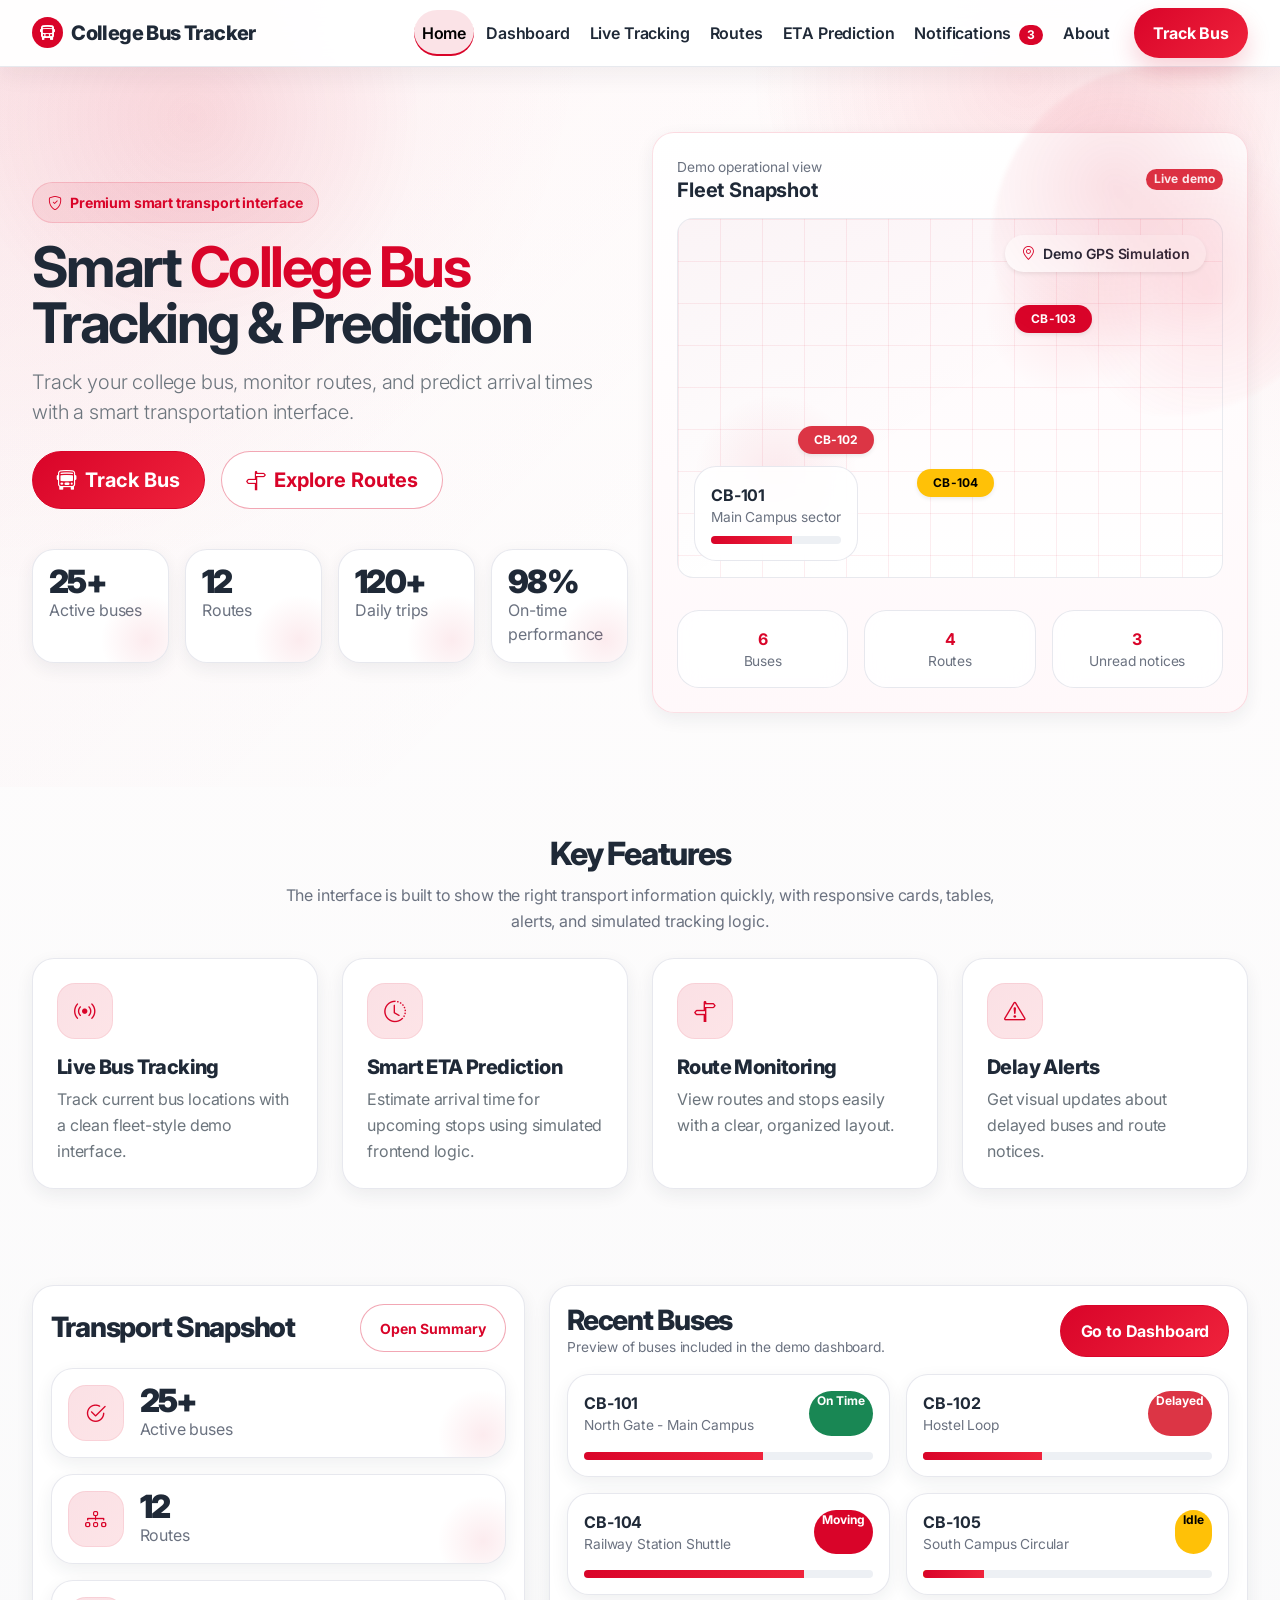
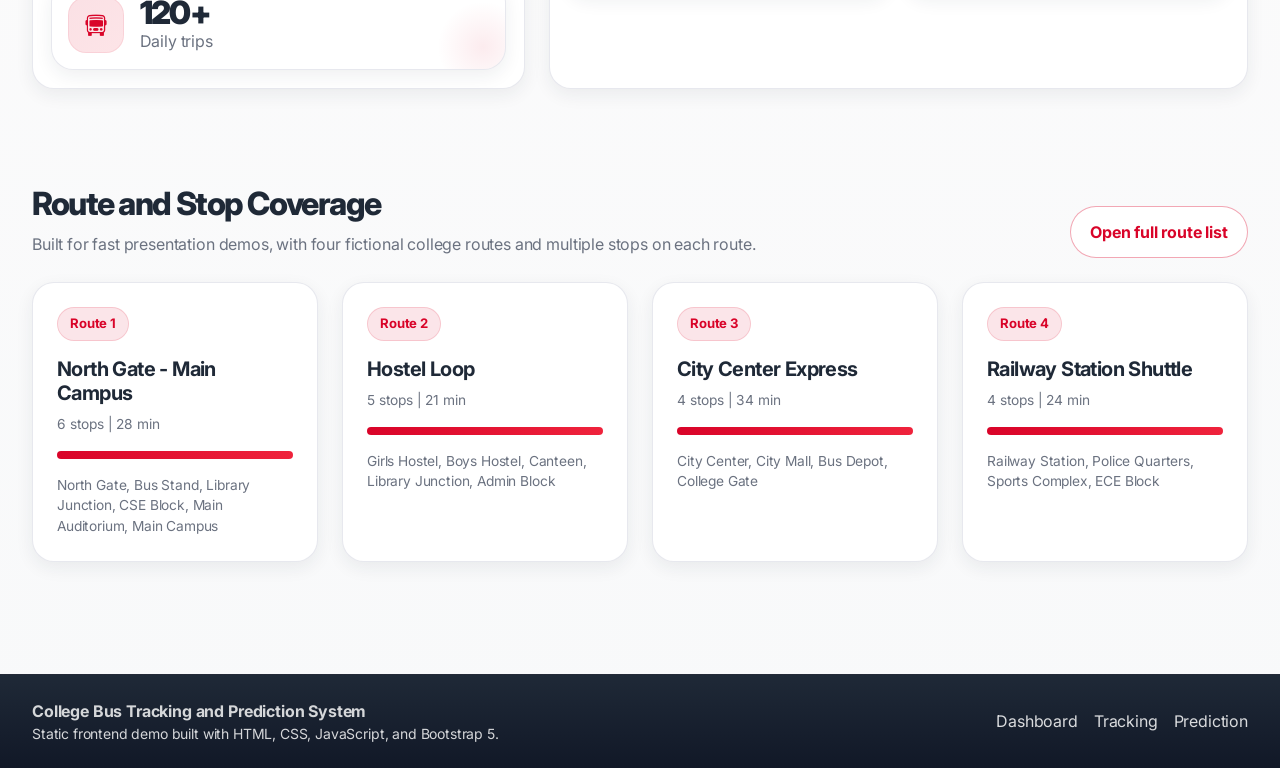
<file: index.html>
<!doctype html>
<html lang="en">
<head>
  <meta charset="utf-8">
  <meta name="viewport" content="width=device-width, initial-scale=1">
  <title>Smart College Bus Tracking & Prediction</title>
  <link href="https://cdn.jsdelivr.net/npm/bootstrap@5.3.3/dist/css/bootstrap.min.css" rel="stylesheet">
  <link rel="stylesheet" href="https://cdn.jsdelivr.net/npm/bootstrap-icons@1.11.3/font/bootstrap-icons.css">
  <link rel="stylesheet" href="css/style.css">
</head>
<body data-page="home">
  <nav class="navbar navbar-expand-lg navbar-light fixed-top">
    <div class="container">
      <a class="navbar-brand d-flex align-items-center gap-2" href="index.html">
        <span class="badge text-bg-primary rounded-pill p-2"><i class="bi bi-bus-front-fill"></i></span>
        College Bus Tracker
      </a>
      <button class="navbar-toggler" type="button" data-bs-toggle="collapse" data-bs-target="#mainNav"><span class="navbar-toggler-icon"></span></button>
      <div class="collapse navbar-collapse" id="mainNav">
        <ul class="navbar-nav ms-auto mb-2 mb-lg-0 gap-lg-1">
          <li class="nav-item"><a class="nav-link" data-nav="home" href="index.html">Home</a></li>
          <li class="nav-item"><a class="nav-link" data-nav="dashboard" href="dashboard.html">Dashboard</a></li>
          <li class="nav-item"><a class="nav-link" data-nav="tracking" href="tracking.html">Live Tracking</a></li>
          <li class="nav-item"><a class="nav-link" data-nav="routes" href="routes.html">Routes</a></li>
          <li class="nav-item"><a class="nav-link" data-nav="prediction" href="prediction.html">ETA Prediction</a></li>
          <li class="nav-item"><a class="nav-link" data-nav="notifications" href="notifications.html">Notifications <span class="badge text-bg-primary rounded-pill ms-1 d-none" data-unread-count></span></a></li>
          <li class="nav-item"><a class="nav-link" data-nav="about" href="about.html">About</a></li>
        </ul>
        <a class="btn nav-track-btn ms-lg-3 mt-3 mt-lg-0" href="tracking.html">Track Bus</a>
      </div>
    </div>
  </nav>

  <main>
    <section class="hero">
      <div class="container position-relative">
        <div class="row align-items-center g-4">
          <div class="col-lg-6 fade-in-up">
            <span class="hero-badge mb-3"><i class="bi bi-shield-check"></i> Premium smart transport interface</span>
            <h1 class="display-4 fw-bold lh-1 mb-3">Smart <span class="text-primary">College Bus</span> Tracking &amp; Prediction</h1>
            <p class="lead text-secondary mb-4">Track your college bus, monitor routes, and predict arrival times with a smart transportation interface.</p>
            <div class="d-flex flex-wrap gap-3">
              <button class="btn btn-primary btn-lg px-4" data-scroll-target="#trackNow"><i class="bi bi-bus-front me-2"></i>Track Bus</button>
              <button class="btn btn-outline-primary btn-lg px-4" data-scroll-target="#routesPreview"><i class="bi bi-signpost-split me-2"></i>Explore Routes</button>
            </div>
            <div class="row g-3 mt-4">
              <div class="col-6 col-xl-3" data-home-stat><div class="stat-card p-3 h-100"><div class="value">0</div><div class="label">Active buses</div></div></div>
              <div class="col-6 col-xl-3" data-home-stat><div class="stat-card p-3 h-100"><div class="value">0</div><div class="label">Routes</div></div></div>
              <div class="col-6 col-xl-3" data-home-stat><div class="stat-card p-3 h-100"><div class="value">0</div><div class="label">Daily trips</div></div></div>
              <div class="col-6 col-xl-3" data-home-stat><div class="stat-card p-3 h-100"><div class="value">0</div><div class="label">On-time performance</div></div></div>
            </div>
          </div>
          <div class="col-lg-6 fade-in-up stagger-2">
            <div class="hero-panel p-4">
              <div class="d-flex justify-content-between align-items-center mb-3">
                <div><div class="small-note">Demo operational view</div><h5 class="mb-0 fw-bold">Fleet Snapshot</h5></div>
                <span class="badge text-bg-danger">Live demo</span>
              </div>
              <div class="mini-map rounded-4 p-3">
                <div class="position-absolute top-0 end-0 m-3 bg-white rounded-pill px-3 py-2 shadow-sm small fw-semibold">
                  <i class="bi bi-geo-alt text-primary me-1"></i> Demo GPS Simulation
                </div>
                <div class="position-absolute bottom-0 start-0 m-3 glass-card p-3" style="max-width: 260px;">
                  <div class="fw-bold">CB-101</div><div class="small-note">Main Campus sector</div><div class="progress mt-2" style="height: 8px;"><div class="progress-bar" style="width: 62%"></div></div>
                </div>
                <div class="position-absolute" style="left: 62%; top: 24%;"><span class="badge text-bg-primary rounded-pill px-3 py-2 shadow-sm">CB-103</span></div>
                <div class="position-absolute" style="left: 22%; top: 58%;"><span class="badge text-bg-danger rounded-pill px-3 py-2 shadow-sm">CB-102</span></div>
                <div class="position-absolute" style="left: 44%; top: 70%;"><span class="badge text-bg-warning rounded-pill px-3 py-2 shadow-sm">CB-104</span></div>
              </div>
              <div class="row g-3 mt-3">
                <div class="col-4"><div class="glass-card p-3 text-center"><div class="fw-bold text-primary" data-hero-bus-count>6</div><div class="small-note">Buses</div></div></div>
                <div class="col-4"><div class="glass-card p-3 text-center"><div class="fw-bold text-primary" data-hero-route-count>4</div><div class="small-note">Routes</div></div></div>
                <div class="col-4"><div class="glass-card p-3 text-center"><div class="fw-bold text-primary" data-hero-unread-count>0</div><div class="small-note">Unread notices</div></div></div>
              </div>
            </div>
          </div>
        </div>
      </div>
    </section>

    <section class="py-5">
      <div class="container">
        <div class="text-center mb-4">
          <h2 class="section-title">Key Features</h2>
          <p class="section-subtitle mx-auto">The interface is built to show the right transport information quickly, with responsive cards, tables, alerts, and simulated tracking logic.</p>
        </div>
        <div class="row g-4">
          <div class="col-md-6 col-lg-3"><div class="feature-card p-4 h-100 fade-in-up"><div class="feature-icon mb-3"><i class="bi bi-broadcast"></i></div><h5>Live Bus Tracking</h5><p class="mb-0 text-secondary">Track current bus locations with a clean fleet-style demo interface.</p></div></div>
          <div class="col-md-6 col-lg-3"><div class="feature-card p-4 h-100 fade-in-up stagger-1"><div class="feature-icon mb-3"><i class="bi bi-clock-history"></i></div><h5>Smart ETA Prediction</h5><p class="mb-0 text-secondary">Estimate arrival time for upcoming stops using simulated frontend logic.</p></div></div>
          <div class="col-md-6 col-lg-3"><div class="feature-card p-4 h-100 fade-in-up stagger-2"><div class="feature-icon mb-3"><i class="bi bi-signpost-split"></i></div><h5>Route Monitoring</h5><p class="mb-0 text-secondary">View routes and stops easily with a clear, organized layout.</p></div></div>
          <div class="col-md-6 col-lg-3"><div class="feature-card p-4 h-100 fade-in-up stagger-3"><div class="feature-icon mb-3"><i class="bi bi-exclamation-triangle"></i></div><h5>Delay Alerts</h5><p class="mb-0 text-secondary">Get visual updates about delayed buses and route notices.</p></div></div>
        </div>
      </div>
    </section>

    <section id="trackNow" class="py-5">
      <div class="container">
        <div class="row g-4 align-items-stretch">
          <div class="col-lg-5">
            <div class="panel-card h-100">
              <div class="d-flex justify-content-between align-items-center mb-3">
                <h3 class="section-title mb-0">Transport Snapshot</h3>
                <button class="btn btn-sm btn-outline-primary" data-toast="Opening dashboard summary.">Open Summary</button>
              </div>
              <div class="dashboard-grid">
                <div class="stat-card p-3 d-flex gap-3 align-items-center"><div class="stat-icon"><i class="bi bi-check2-circle"></i></div><div><div class="value">25+</div><div class="label">Active buses</div></div></div>
                <div class="stat-card p-3 d-flex gap-3 align-items-center"><div class="stat-icon"><i class="bi bi-diagram-3"></i></div><div><div class="value">12</div><div class="label">Routes</div></div></div>
                <div class="stat-card p-3 d-flex gap-3 align-items-center"><div class="stat-icon"><i class="bi bi-bus-front"></i></div><div><div class="value">120+</div><div class="label">Daily trips</div></div></div>
              </div>
            </div>
          </div>
          <div class="col-lg-7">
            <div class="panel-card h-100">
              <div class="d-flex justify-content-between align-items-center mb-3">
                <div><h3 class="section-title mb-0">Recent Buses</h3><p class="small-note mb-0">Preview of buses included in the demo dashboard.</p></div>
                <a class="btn btn-primary" href="dashboard.html">Go to Dashboard</a>
              </div>
              <div class="row g-3">
                <div class="col-md-6"><div class="bus-card p-3"><div class="d-flex justify-content-between"><div><div class="fw-bold">CB-101</div><div class="small-note">North Gate - Main Campus</div></div><span class="badge text-bg-success">On Time</span></div><div class="progress mt-3" style="height: 8px;"><div class="progress-bar" style="width: 62%"></div></div></div></div>
                <div class="col-md-6"><div class="bus-card p-3"><div class="d-flex justify-content-between"><div><div class="fw-bold">CB-102</div><div class="small-note">Hostel Loop</div></div><span class="badge text-bg-danger">Delayed</span></div><div class="progress mt-3" style="height: 8px;"><div class="progress-bar bg-danger" style="width: 41%"></div></div></div></div>
                <div class="col-md-6"><div class="bus-card p-3"><div class="d-flex justify-content-between"><div><div class="fw-bold">CB-104</div><div class="small-note">Railway Station Shuttle</div></div><span class="badge text-bg-primary">Moving</span></div><div class="progress mt-3" style="height: 8px;"><div class="progress-bar" style="width: 76%"></div></div></div></div>
                <div class="col-md-6"><div class="bus-card p-3"><div class="d-flex justify-content-between"><div><div class="fw-bold">CB-105</div><div class="small-note">South Campus Circular</div></div><span class="badge text-bg-warning">Idle</span></div><div class="progress mt-3" style="height: 8px;"><div class="progress-bar bg-warning" style="width: 21%"></div></div></div></div>
              </div>
            </div>
          </div>
        </div>
      </div>
    </section>

    <section id="routesPreview" class="py-5">
      <div class="container">
        <div class="row align-items-end mb-4">
          <div class="col-lg-8">
          <h2 class="section-title">Route and Stop Coverage</h2>
            <p class="section-subtitle mb-0">Built for fast presentation demos, with four fictional college routes and multiple stops on each route.</p>
          </div>
          <div class="col-lg-4 text-lg-end mt-3 mt-lg-0">
            <a class="btn btn-outline-primary" href="routes.html">Open full route list</a>
          </div>
        </div>
        <div class="row g-4">
          <div class="col-md-6 col-lg-3"><div class="route-card p-4 h-100"><div class="badge-soft status-moving mb-3">Route 1</div><h5 class="fw-bold">North Gate - Main Campus</h5><p class="small-note">6 stops | 28 min</p><div class="route-line mb-3"></div><div class="small-note">North Gate, Bus Stand, Library Junction, CSE Block, Main Auditorium, Main Campus</div></div></div>
          <div class="col-md-6 col-lg-3"><div class="route-card p-4 h-100"><div class="badge-soft status-moving mb-3">Route 2</div><h5 class="fw-bold">Hostel Loop</h5><p class="small-note">5 stops | 21 min</p><div class="route-line mb-3"></div><div class="small-note">Girls Hostel, Boys Hostel, Canteen, Library Junction, Admin Block</div></div></div>
          <div class="col-md-6 col-lg-3"><div class="route-card p-4 h-100"><div class="badge-soft status-moving mb-3">Route 3</div><h5 class="fw-bold">City Center Express</h5><p class="small-note">4 stops | 34 min</p><div class="route-line mb-3"></div><div class="small-note">City Center, City Mall, Bus Depot, College Gate</div></div></div>
          <div class="col-md-6 col-lg-3"><div class="route-card p-4 h-100"><div class="badge-soft status-moving mb-3">Route 4</div><h5 class="fw-bold">Railway Station Shuttle</h5><p class="small-note">4 stops | 24 min</p><div class="route-line mb-3"></div><div class="small-note">Railway Station, Police Quarters, Sports Complex, ECE Block</div></div></div>
        </div>
      </div>
    </section>
  </main>

  <footer class="footer py-4">
    <div class="container">
      <div class="row g-3 align-items-center">
        <div class="col-md-6"><div class="fw-bold">College Bus Tracking and Prediction System</div><div class="small">Static frontend demo built with HTML, CSS, JavaScript, and Bootstrap 5.</div></div>
        <div class="col-md-6 text-md-end"><a href="dashboard.html" class="me-3">Dashboard</a><a href="tracking.html" class="me-3">Tracking</a><a href="prediction.html">Prediction</a></div>
      </div>
    </div>
  </footer>

  <div class="toast-container position-fixed bottom-0 end-0 p-3"></div>
  <script src="https://cdn.jsdelivr.net/npm/bootstrap@5.3.3/dist/js/bootstrap.bundle.min.js"></script>
  <script src="js/app.js"></script>
</body>
</html>
</file>
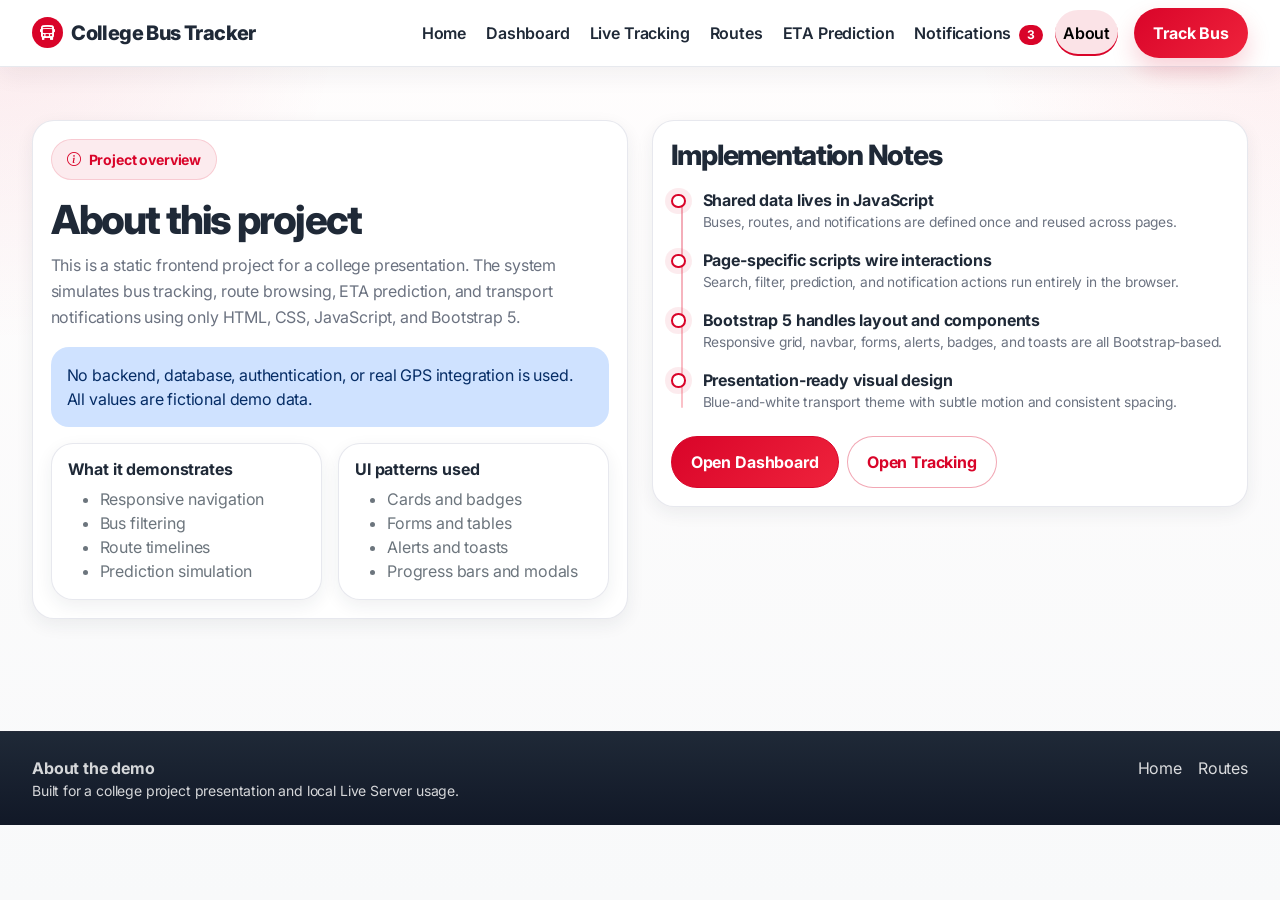
<file: about.html>
<!doctype html>
<html lang="en">
<head>
  <meta charset="utf-8">
  <meta name="viewport" content="width=device-width, initial-scale=1">
  <title>About | College Bus Tracker</title>
  <link href="https://cdn.jsdelivr.net/npm/bootstrap@5.3.3/dist/css/bootstrap.min.css" rel="stylesheet">
  <link rel="stylesheet" href="https://cdn.jsdelivr.net/npm/bootstrap-icons@1.11.3/font/bootstrap-icons.css">
  <link rel="stylesheet" href="css/style.css">
</head>
<body data-page="about">
  <nav class="navbar navbar-expand-lg navbar-light fixed-top">
    <div class="container">
      <a class="navbar-brand d-flex align-items-center gap-2" href="index.html"><span class="badge text-bg-primary rounded-pill p-2"><i class="bi bi-bus-front-fill"></i></span> College Bus Tracker</a>
      <button class="navbar-toggler" type="button" data-bs-toggle="collapse" data-bs-target="#mainNav"><span class="navbar-toggler-icon"></span></button>
      <div class="collapse navbar-collapse" id="mainNav">
        <ul class="navbar-nav ms-auto mb-2 mb-lg-0 gap-lg-1">
          <li class="nav-item"><a class="nav-link" data-nav="home" href="index.html">Home</a></li>
          <li class="nav-item"><a class="nav-link" data-nav="dashboard" href="dashboard.html">Dashboard</a></li>
          <li class="nav-item"><a class="nav-link" data-nav="tracking" href="tracking.html">Live Tracking</a></li>
          <li class="nav-item"><a class="nav-link" data-nav="routes" href="routes.html">Routes</a></li>
          <li class="nav-item"><a class="nav-link" data-nav="prediction" href="prediction.html">ETA Prediction</a></li>
          <li class="nav-item"><a class="nav-link" data-nav="notifications" href="notifications.html">Notifications <span class="badge text-bg-primary rounded-pill ms-1 d-none" data-unread-count></span></a></li>
          <li class="nav-item"><a class="nav-link" data-nav="about" href="about.html">About</a></li>
        </ul>
        <a class="btn nav-track-btn ms-lg-3 mt-3 mt-lg-0" href="tracking.html">Track Bus</a>
      </div>
    </div>
  </nav>
  <main class="pt-5">
    <section class="py-5 mt-4">
      <div class="container">
        <div class="row g-4 align-items-start">
          <div class="col-lg-6">
            <div class="panel-card h-100">
              <span class="hero-badge mb-3"><i class="bi bi-info-circle"></i> Project overview</span>
              <h1 class="section-title mb-2">About this project</h1>
              <p class="section-subtitle">This is a static frontend project for a college presentation. The system simulates bus tracking, route browsing, ETA prediction, and transport notifications using only HTML, CSS, JavaScript, and Bootstrap 5.</p>
              <div class="alert alert-primary border-0">No backend, database, authentication, or real GPS integration is used. All values are fictional demo data.</div>
              <div class="row g-3">
                <div class="col-md-6"><div class="feature-card p-3 h-100"><h6 class="fw-bold">What it demonstrates</h6><ul class="mb-0 text-secondary"><li>Responsive navigation</li><li>Bus filtering</li><li>Route timelines</li><li>Prediction simulation</li></ul></div></div>
                <div class="col-md-6"><div class="feature-card p-3 h-100"><h6 class="fw-bold">UI patterns used</h6><ul class="mb-0 text-secondary"><li>Cards and badges</li><li>Forms and tables</li><li>Alerts and toasts</li><li>Progress bars and modals</li></ul></div></div>
              </div>
            </div>
          </div>
          <div class="col-lg-6">
            <div class="panel-card h-100">
              <h3 class="section-title mb-3">Implementation Notes</h3>
              <div class="timeline">
                <div class="timeline-step"><div class="fw-bold">Shared data lives in JavaScript</div><div class="small-note">Buses, routes, and notifications are defined once and reused across pages.</div></div>
                <div class="timeline-step"><div class="fw-bold">Page-specific scripts wire interactions</div><div class="small-note">Search, filter, prediction, and notification actions run entirely in the browser.</div></div>
                <div class="timeline-step"><div class="fw-bold">Bootstrap 5 handles layout and components</div><div class="small-note">Responsive grid, navbar, forms, alerts, badges, and toasts are all Bootstrap-based.</div></div>
                <div class="timeline-step"><div class="fw-bold">Presentation-ready visual design</div><div class="small-note">Blue-and-white transport theme with subtle motion and consistent spacing.</div></div>
              </div>
              <div class="mt-4"><a href="dashboard.html" class="btn btn-primary me-2">Open Dashboard</a><a href="tracking.html" class="btn btn-outline-primary">Open Tracking</a></div>
            </div>
          </div>
        </div>
      </div>
    </section>
  </main>

  <footer class="footer py-4">
    <div class="container d-flex flex-wrap justify-content-between gap-3">
      <div><div class="fw-bold">About the demo</div><div class="small">Built for a college project presentation and local Live Server usage.</div></div>
      <div><a href="index.html" class="me-3">Home</a><a href="routes.html">Routes</a></div>
    </div>
  </footer>

  <div class="toast-container position-fixed bottom-0 end-0 p-3"></div>
  <script src="https://cdn.jsdelivr.net/npm/bootstrap@5.3.3/dist/js/bootstrap.bundle.min.js"></script>
  <script src="js/app.js"></script>
</body>
</html>
</file>
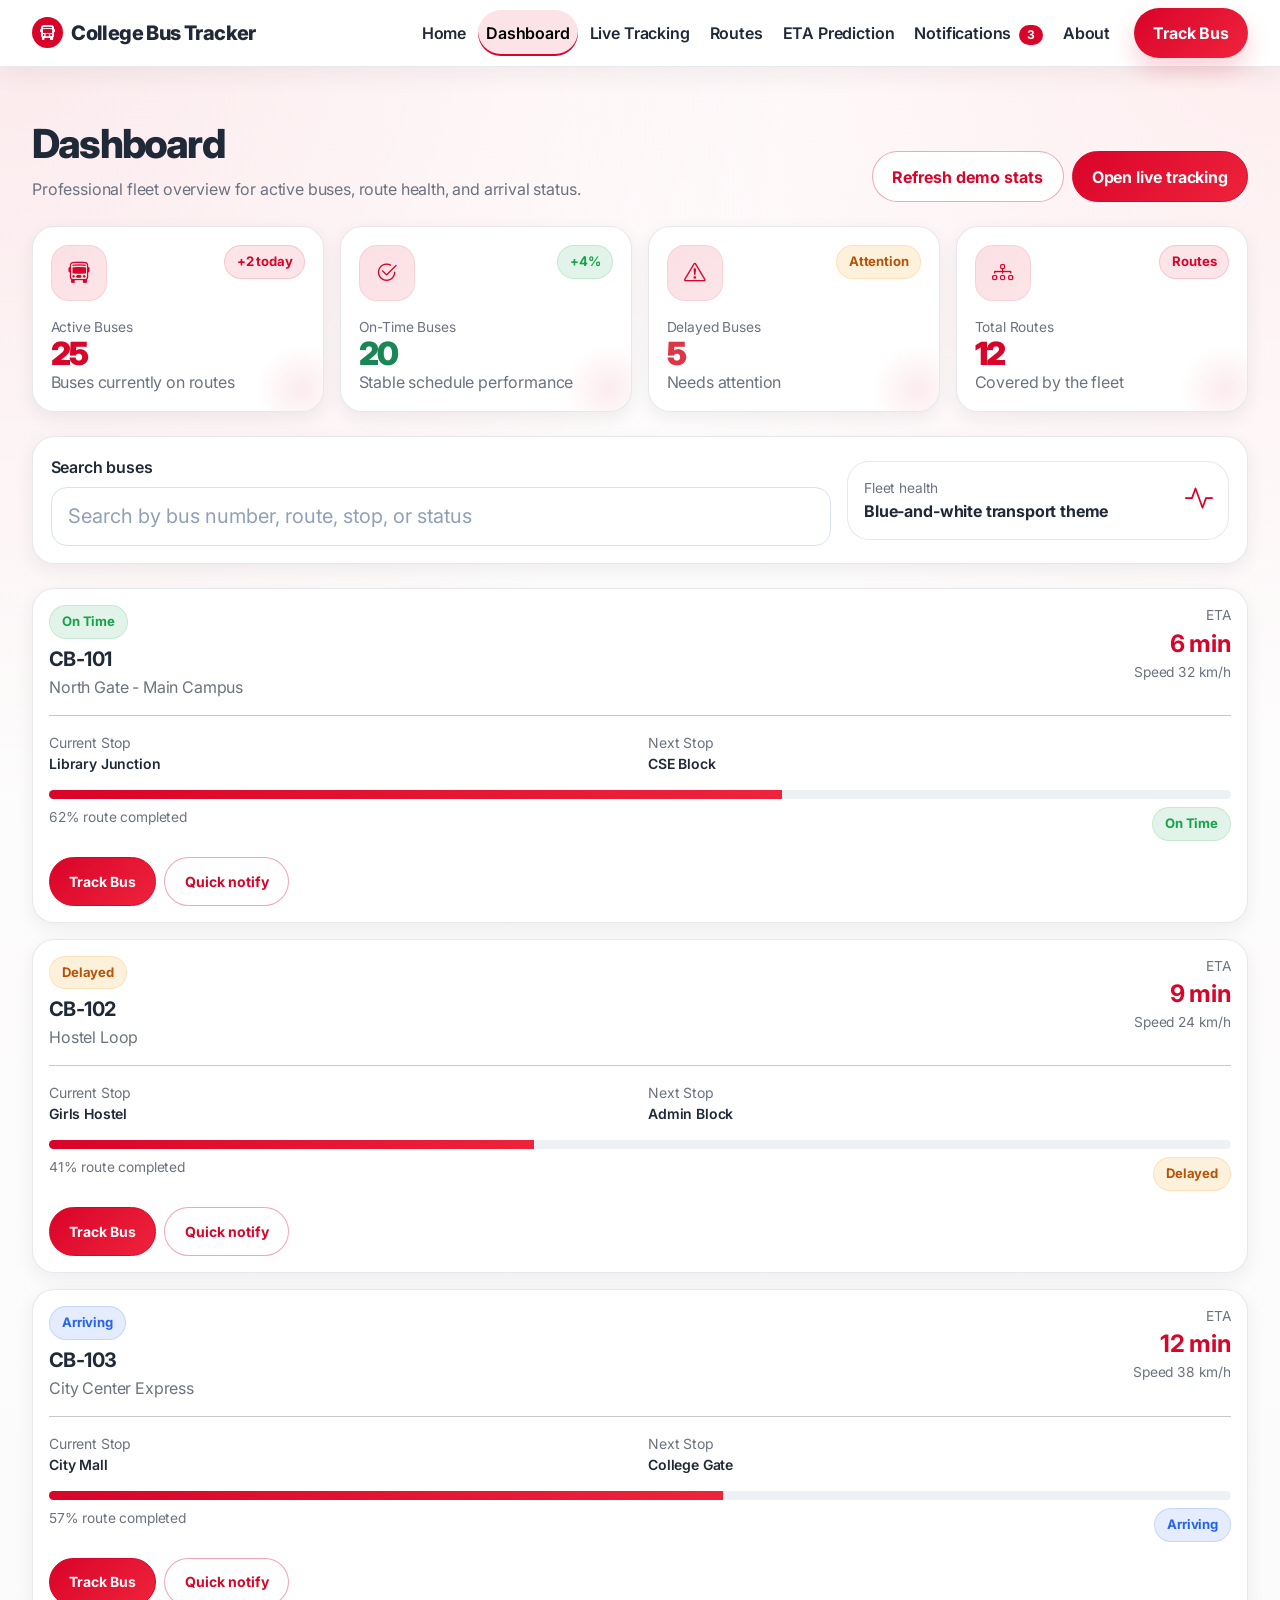
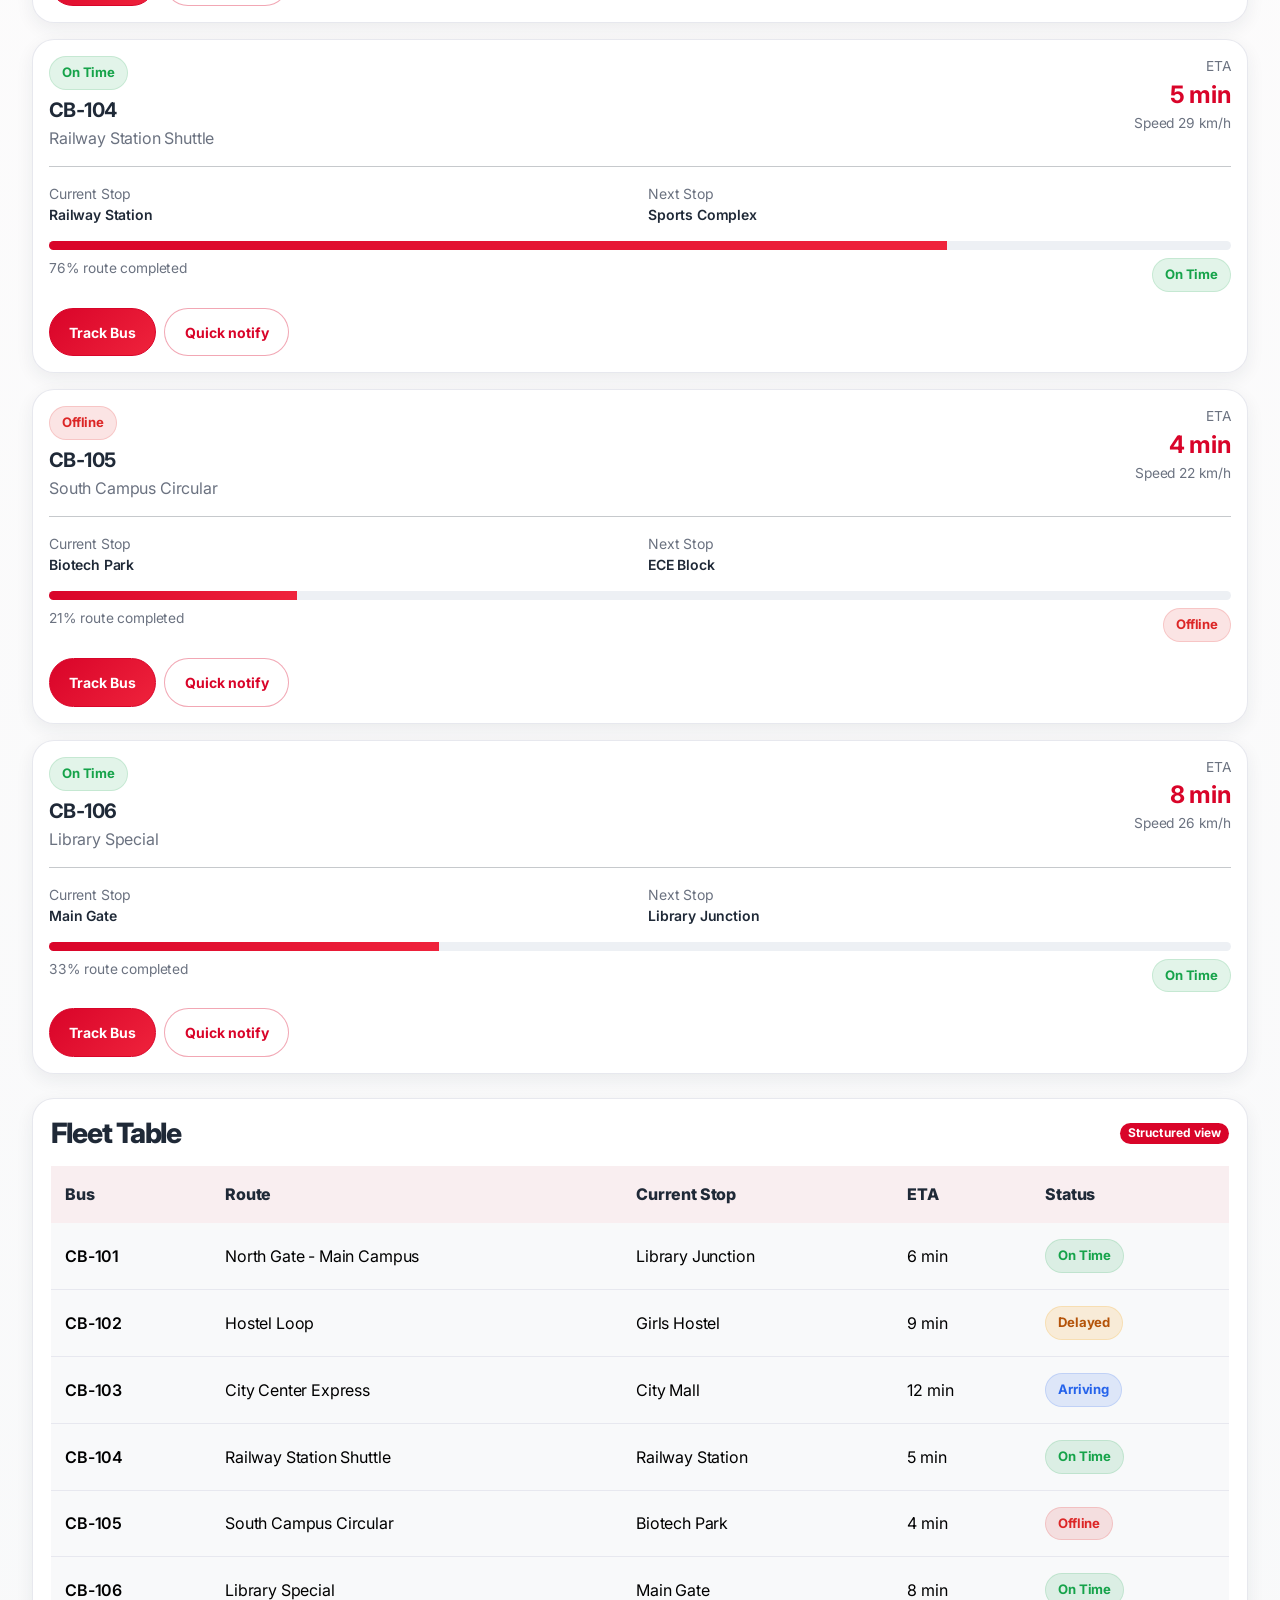
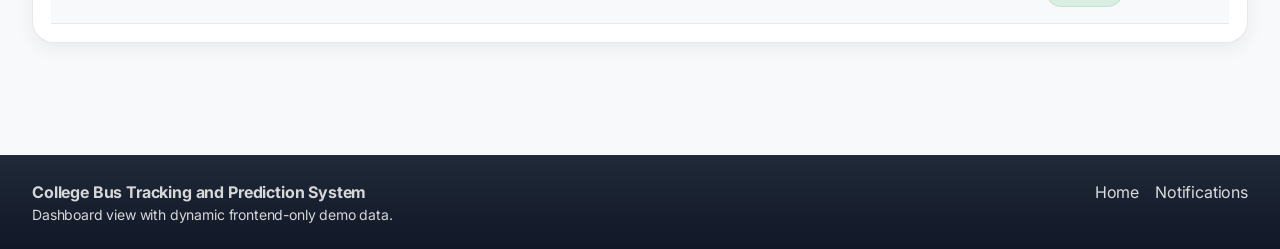
<file: dashboard.html>
<!doctype html>
<html lang="en">
<head>
  <meta charset="utf-8">
  <meta name="viewport" content="width=device-width, initial-scale=1">
  <title>Dashboard | College Bus Tracker</title>
  <link href="https://cdn.jsdelivr.net/npm/bootstrap@5.3.3/dist/css/bootstrap.min.css" rel="stylesheet">
  <link rel="stylesheet" href="https://cdn.jsdelivr.net/npm/bootstrap-icons@1.11.3/font/bootstrap-icons.css">
  <link rel="stylesheet" href="css/style.css">
</head>
<body data-page="dashboard">
  <nav class="navbar navbar-expand-lg navbar-light fixed-top">
    <div class="container">
      <a class="navbar-brand d-flex align-items-center gap-2" href="index.html"><span class="badge text-bg-primary rounded-pill p-2"><i class="bi bi-bus-front-fill"></i></span> College Bus Tracker</a>
      <button class="navbar-toggler" type="button" data-bs-toggle="collapse" data-bs-target="#mainNav"><span class="navbar-toggler-icon"></span></button>
      <div class="collapse navbar-collapse" id="mainNav">
        <ul class="navbar-nav ms-auto mb-2 mb-lg-0 gap-lg-1">
          <li class="nav-item"><a class="nav-link" data-nav="home" href="index.html">Home</a></li>
          <li class="nav-item"><a class="nav-link" data-nav="dashboard" href="dashboard.html">Dashboard</a></li>
          <li class="nav-item"><a class="nav-link" data-nav="tracking" href="tracking.html">Live Tracking</a></li>
          <li class="nav-item"><a class="nav-link" data-nav="routes" href="routes.html">Routes</a></li>
          <li class="nav-item"><a class="nav-link" data-nav="prediction" href="prediction.html">ETA Prediction</a></li>
          <li class="nav-item"><a class="nav-link" data-nav="notifications" href="notifications.html">Notifications <span class="badge text-bg-primary rounded-pill ms-1 d-none" data-unread-count></span></a></li>
          <li class="nav-item"><a class="nav-link" data-nav="about" href="about.html">About</a></li>
        </ul>
        <a class="btn nav-track-btn ms-lg-3 mt-3 mt-lg-0" href="tracking.html">Track Bus</a>
      </div>
    </div>
  </nav>
  <main class="pt-5">
    <section class="py-5 mt-4">
      <div class="container">
        <div class="d-flex flex-wrap justify-content-between align-items-end gap-3 mb-4">
          <div><h1 class="section-title mb-2">Dashboard</h1><p class="section-subtitle mb-0">Professional fleet overview for active buses, route health, and arrival status.</p></div>
          <div class="d-flex gap-2"><button class="btn btn-outline-primary" data-refresh-dashboard>Refresh demo stats</button><a class="btn btn-primary" href="tracking.html">Open live tracking</a></div>
        </div>

        <div class="row g-3 mb-4">
          <div class="col-sm-6 col-xl-3">
            <div class="stat-card h-100">
              <div class="d-flex justify-content-between align-items-start mb-3">
                <div class="stat-icon"><i class="bi bi-bus-front"></i></div>
                <span class="badge-soft status-moving">+2 today</span>
              </div>
              <div class="small-note">Active Buses</div>
              <div class="value text-primary" data-dashboard-stat>0</div>
              <div class="label">Buses currently on routes</div>
            </div>
          </div>
          <div class="col-sm-6 col-xl-3">
            <div class="stat-card h-100">
              <div class="d-flex justify-content-between align-items-start mb-3">
                <div class="stat-icon"><i class="bi bi-check2-circle"></i></div>
                <span class="badge-soft status-on-time">+4%</span>
              </div>
              <div class="small-note">On-Time Buses</div>
              <div class="value text-success" data-dashboard-stat>0</div>
              <div class="label">Stable schedule performance</div>
            </div>
          </div>
          <div class="col-sm-6 col-xl-3">
            <div class="stat-card h-100">
              <div class="d-flex justify-content-between align-items-start mb-3">
                <div class="stat-icon"><i class="bi bi-exclamation-triangle"></i></div>
                <span class="badge-soft status-delayed">Attention</span>
              </div>
              <div class="small-note">Delayed Buses</div>
              <div class="value text-danger" data-dashboard-stat>0</div>
              <div class="label">Needs attention</div>
            </div>
          </div>
          <div class="col-sm-6 col-xl-3">
            <div class="stat-card h-100">
              <div class="d-flex justify-content-between align-items-start mb-3">
                <div class="stat-icon"><i class="bi bi-diagram-3"></i></div>
                <span class="badge-soft status-moving">Routes</span>
              </div>
              <div class="small-note">Total Routes</div>
              <div class="value text-primary" data-dashboard-stat>0</div>
              <div class="label">Covered by the fleet</div>
            </div>
          </div>
        </div>

        <div class="panel-card mb-4">
          <div class="row g-3 align-items-center">
            <div class="col-lg-8">
              <label class="form-label fw-semibold">Search buses</label>
              <input class="form-control form-control-lg" data-dashboard-search placeholder="Search by bus number, route, stop, or status">
            </div>
            <div class="col-lg-4">
              <div class="glass-card p-3">
                <div class="d-flex justify-content-between">
                  <div><div class="small-note">Fleet health</div><div class="fw-bold">Blue-and-white transport theme</div></div>
                  <i class="bi bi-activity fs-3 text-primary"></i>
                </div>
              </div>
            </div>
          </div>
        </div>

        <div class="dashboard-grid" data-dashboard-buses></div>

        <div class="panel-card mt-4">
          <div class="d-flex justify-content-between align-items-center mb-3">
            <h3 class="section-title mb-0">Fleet Table</h3>
            <span class="badge text-bg-primary">Structured view</span>
          </div>
          <div data-dashboard-table></div>
        </div>
      </div>
    </section>
  </main>

  <div class="modal fade" id="busModal" tabindex="-1" aria-hidden="true">
    <div class="modal-dialog modal-dialog-centered modal-lg">
      <div class="modal-content border-0 shadow">
        <div class="modal-header">
          <h5 class="modal-title" data-modal-title>Bus details</h5>
          <button type="button" class="btn-close" data-bs-dismiss="modal" aria-label="Close"></button>
        </div>
        <div class="modal-body" data-modal-body></div>
      </div>
    </div>
  </div>

  <footer class="footer py-4">
    <div class="container d-flex flex-wrap justify-content-between gap-3">
      <div><div class="fw-bold">College Bus Tracking and Prediction System</div><div class="small">Dashboard view with dynamic frontend-only demo data.</div></div>
      <div><a href="index.html" class="me-3">Home</a><a href="notifications.html">Notifications</a></div>
    </div>
  </footer>

  <div class="toast-container position-fixed bottom-0 end-0 p-3"></div>
  <script src="https://cdn.jsdelivr.net/npm/bootstrap@5.3.3/dist/js/bootstrap.bundle.min.js"></script>
  <script src="js/app.js"></script>
</body>
</html>
</file>
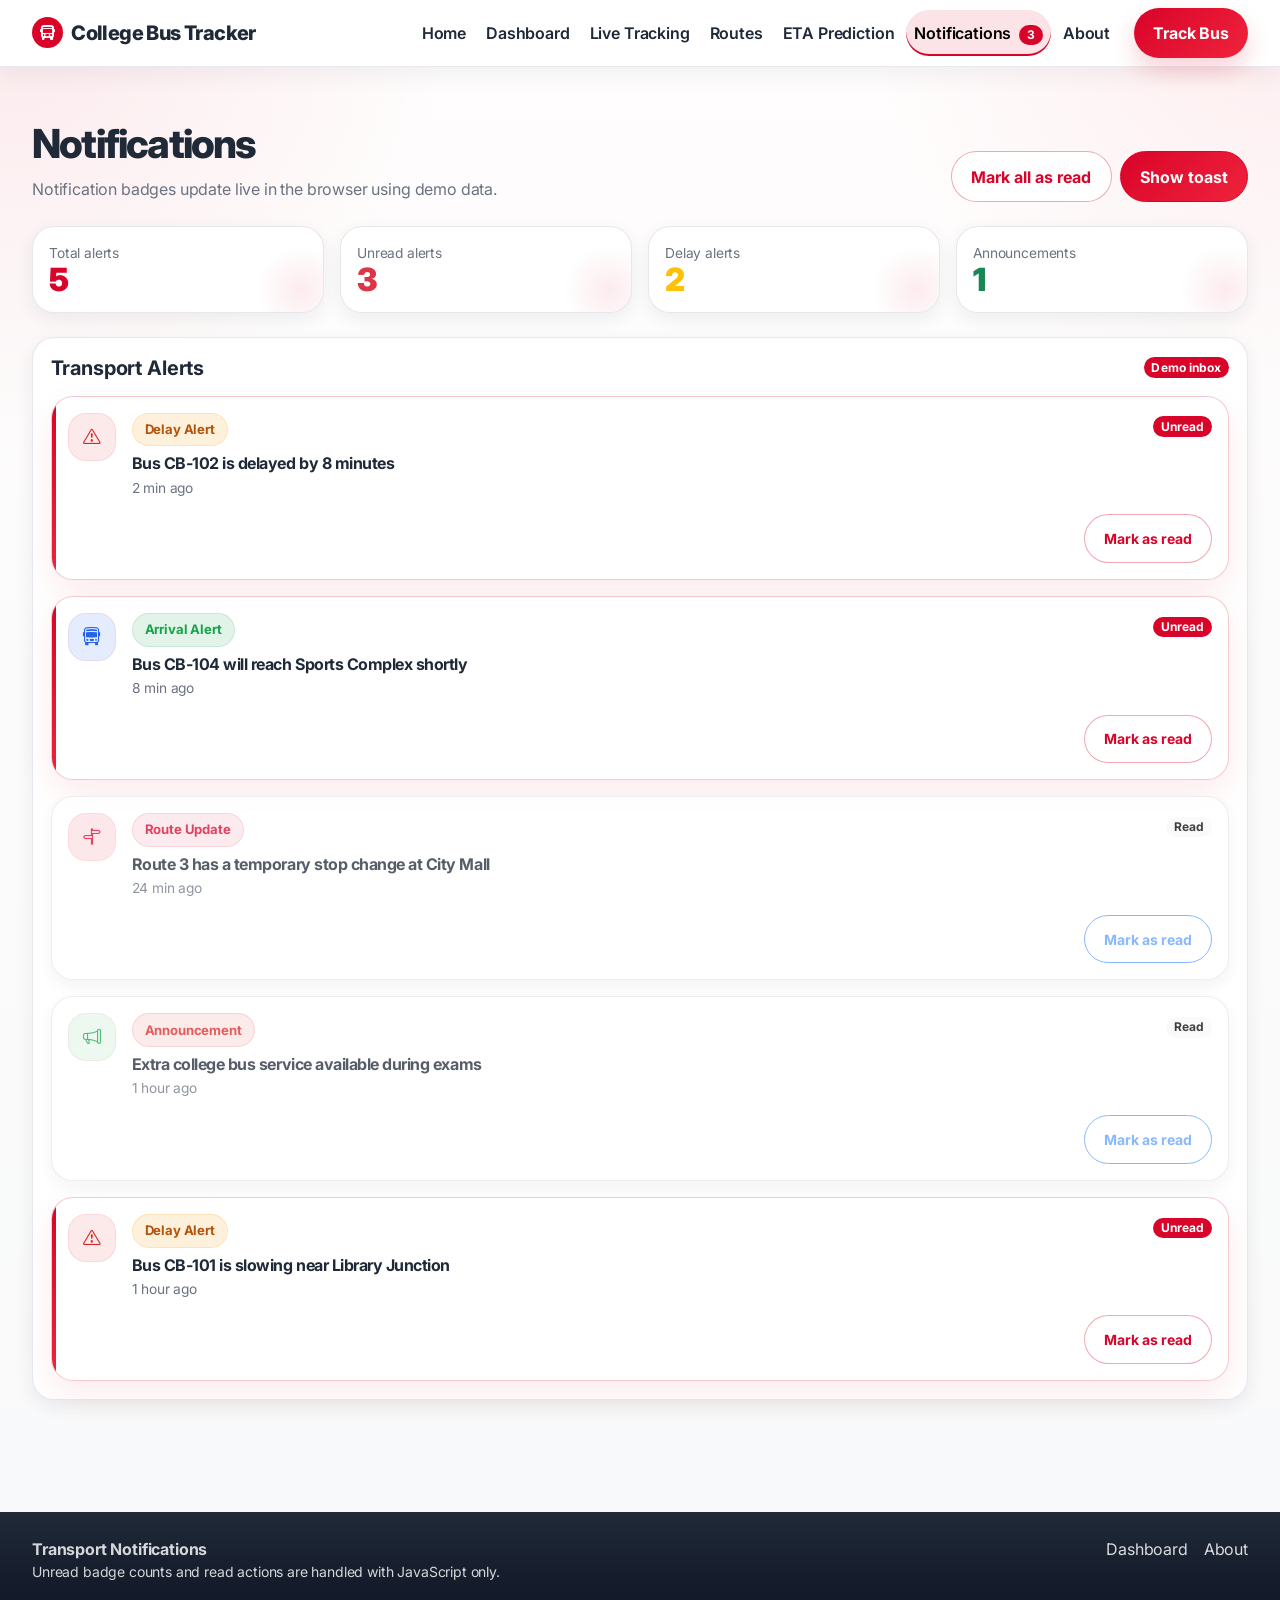
<file: notifications.html>
<!doctype html>
<html lang="en">
<head>
  <meta charset="utf-8">
  <meta name="viewport" content="width=device-width, initial-scale=1">
  <title>Notifications | College Bus Tracker</title>
  <link href="https://cdn.jsdelivr.net/npm/bootstrap@5.3.3/dist/css/bootstrap.min.css" rel="stylesheet">
  <link rel="stylesheet" href="https://cdn.jsdelivr.net/npm/bootstrap-icons@1.11.3/font/bootstrap-icons.css">
  <link rel="stylesheet" href="css/style.css">
</head>
<body data-page="notifications">
  <nav class="navbar navbar-expand-lg navbar-light fixed-top">
    <div class="container">
      <a class="navbar-brand d-flex align-items-center gap-2" href="index.html"><span class="badge text-bg-primary rounded-pill p-2"><i class="bi bi-bus-front-fill"></i></span> College Bus Tracker</a>
      <button class="navbar-toggler" type="button" data-bs-toggle="collapse" data-bs-target="#mainNav"><span class="navbar-toggler-icon"></span></button>
      <div class="collapse navbar-collapse" id="mainNav">
        <ul class="navbar-nav ms-auto mb-2 mb-lg-0 gap-lg-1">
          <li class="nav-item"><a class="nav-link" data-nav="home" href="index.html">Home</a></li>
          <li class="nav-item"><a class="nav-link" data-nav="dashboard" href="dashboard.html">Dashboard</a></li>
          <li class="nav-item"><a class="nav-link" data-nav="tracking" href="tracking.html">Live Tracking</a></li>
          <li class="nav-item"><a class="nav-link" data-nav="routes" href="routes.html">Routes</a></li>
          <li class="nav-item"><a class="nav-link" data-nav="prediction" href="prediction.html">ETA Prediction</a></li>
          <li class="nav-item"><a class="nav-link" data-nav="notifications" href="notifications.html">Notifications <span class="badge text-bg-primary rounded-pill ms-1 d-none" data-unread-count></span></a></li>
          <li class="nav-item"><a class="nav-link" data-nav="about" href="about.html">About</a></li>
        </ul>
        <a class="btn nav-track-btn ms-lg-3 mt-3 mt-lg-0" href="tracking.html">Track Bus</a>
      </div>
    </div>
  </nav>
  <main class="pt-5">
    <section class="py-5 mt-4">
      <div class="container">
        <div class="d-flex flex-wrap justify-content-between align-items-end gap-3 mb-4">
          <div><h1 class="section-title mb-2">Notifications</h1><p class="section-subtitle mb-0" data-notifications-note>Notification badges update live in the browser using demo data.</p></div>
          <div class="d-flex gap-2"><button class="btn btn-outline-primary" data-mark-all>Mark all as read</button><button class="btn btn-primary" data-toast="Checked notification panel.">Show toast</button></div>
        </div>

        <div class="row g-3 mb-4">
          <div class="col-sm-6 col-xl-3"><div class="stat-card p-3"><div class="small-note">Total alerts</div><div class="value text-primary" data-notification-summary>0</div></div></div>
          <div class="col-sm-6 col-xl-3"><div class="stat-card p-3"><div class="small-note">Unread alerts</div><div class="value text-danger" data-notification-summary>0</div></div></div>
          <div class="col-sm-6 col-xl-3"><div class="stat-card p-3"><div class="small-note">Delay alerts</div><div class="value text-warning" data-notification-summary>0</div></div></div>
          <div class="col-sm-6 col-xl-3"><div class="stat-card p-3"><div class="small-note">Announcements</div><div class="value text-success" data-notification-summary>0</div></div></div>
        </div>

        <div class="panel-card">
          <div class="d-flex justify-content-between align-items-center mb-3">
            <h5 class="fw-bold mb-0">Transport Alerts</h5>
            <span class="badge text-bg-primary">Demo inbox</span>
          </div>
          <div class="d-grid gap-3" data-notifications></div>
        </div>
      </div>
    </section>
  </main>

  <footer class="footer py-4">
    <div class="container d-flex flex-wrap justify-content-between gap-3">
      <div><div class="fw-bold">Transport Notifications</div><div class="small">Unread badge counts and read actions are handled with JavaScript only.</div></div>
      <div><a href="dashboard.html" class="me-3">Dashboard</a><a href="about.html">About</a></div>
    </div>
  </footer>

  <div class="toast-container position-fixed bottom-0 end-0 p-3"></div>
  <script src="https://cdn.jsdelivr.net/npm/bootstrap@5.3.3/dist/js/bootstrap.bundle.min.js"></script>
  <script src="js/app.js"></script>
  <script src="js/notifications.js"></script>
</body>
</html>
</file>
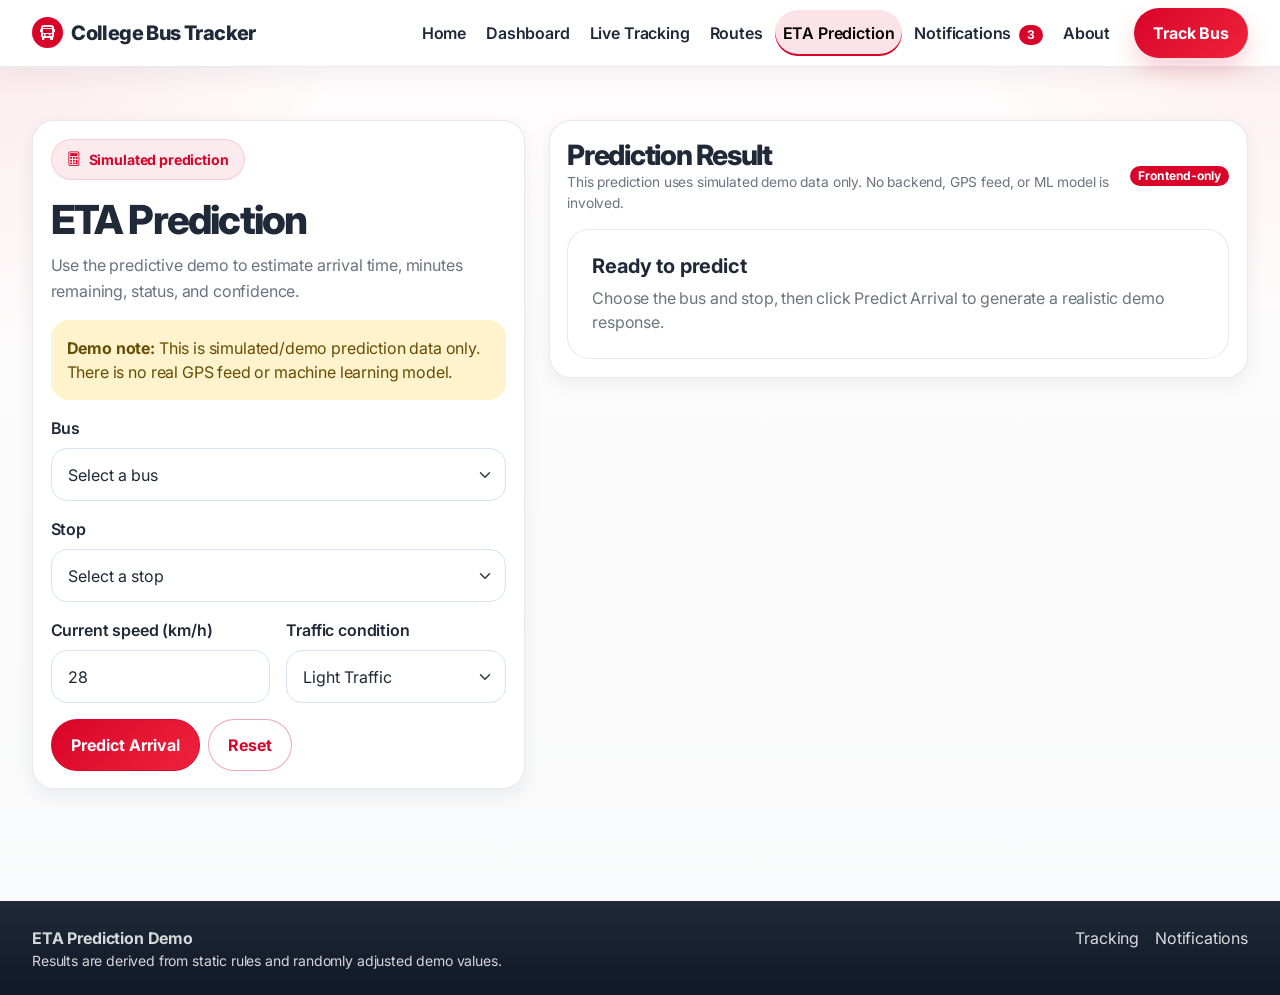
<file: prediction.html>
<!doctype html>
<html lang="en">
<head>
  <meta charset="utf-8">
  <meta name="viewport" content="width=device-width, initial-scale=1">
  <title>ETA Prediction | College Bus Tracker</title>
  <link href="https://cdn.jsdelivr.net/npm/bootstrap@5.3.3/dist/css/bootstrap.min.css" rel="stylesheet">
  <link rel="stylesheet" href="https://cdn.jsdelivr.net/npm/bootstrap-icons@1.11.3/font/bootstrap-icons.css">
  <link rel="stylesheet" href="css/style.css">
</head>
<body data-page="prediction">
  <nav class="navbar navbar-expand-lg navbar-light fixed-top">
    <div class="container">
      <a class="navbar-brand d-flex align-items-center gap-2" href="index.html"><span class="badge text-bg-primary rounded-pill p-2"><i class="bi bi-bus-front-fill"></i></span> College Bus Tracker</a>
      <button class="navbar-toggler" type="button" data-bs-toggle="collapse" data-bs-target="#mainNav"><span class="navbar-toggler-icon"></span></button>
      <div class="collapse navbar-collapse" id="mainNav">
        <ul class="navbar-nav ms-auto mb-2 mb-lg-0 gap-lg-1">
          <li class="nav-item"><a class="nav-link" data-nav="home" href="index.html">Home</a></li>
          <li class="nav-item"><a class="nav-link" data-nav="dashboard" href="dashboard.html">Dashboard</a></li>
          <li class="nav-item"><a class="nav-link" data-nav="tracking" href="tracking.html">Live Tracking</a></li>
          <li class="nav-item"><a class="nav-link" data-nav="routes" href="routes.html">Routes</a></li>
          <li class="nav-item"><a class="nav-link" data-nav="prediction" href="prediction.html">ETA Prediction</a></li>
          <li class="nav-item"><a class="nav-link" data-nav="notifications" href="notifications.html">Notifications <span class="badge text-bg-primary rounded-pill ms-1 d-none" data-unread-count></span></a></li>
          <li class="nav-item"><a class="nav-link" data-nav="about" href="about.html">About</a></li>
        </ul>
        <a class="btn nav-track-btn ms-lg-3 mt-3 mt-lg-0" href="tracking.html">Track Bus</a>
      </div>
    </div>
  </nav>
  <main class="pt-5">
    <section class="py-5 mt-4">
      <div class="container">
        <div class="row g-4 align-items-start">
          <div class="col-lg-5">
            <div class="panel-card">
              <span class="hero-badge mb-3"><i class="bi bi-calculator"></i> Simulated prediction</span>
              <h1 class="section-title mb-2">ETA Prediction</h1>
              <p class="section-subtitle">Use the predictive demo to estimate arrival time, minutes remaining, status, and confidence.</p>
              <div class="alert alert-warning border-0"><strong>Demo note:</strong> This is simulated/demo prediction data only. There is no real GPS feed or machine learning model.</div>

              <form class="row g-3" data-prediction-form>
                <div class="col-12">
                  <label class="form-label fw-semibold">Bus</label>
                  <select class="form-select" name="bus" data-bus-select required></select>
                </div>
                <div class="col-12">
                  <label class="form-label fw-semibold">Stop</label>
                  <select class="form-select" name="stop" data-stop-select required></select>
                </div>
                <div class="col-md-6">
                  <label class="form-label fw-semibold">Current speed (km/h)</label>
                  <input class="form-control" type="number" name="speed" min="10" max="60" value="28" required>
                </div>
                <div class="col-md-6">
                  <label class="form-label fw-semibold">Traffic condition</label>
                  <select class="form-select" name="traffic" data-traffic-select required></select>
                </div>
                <div class="col-12 d-flex gap-2">
                  <button class="btn btn-primary" type="submit">Predict Arrival</button>
                  <button class="btn btn-outline-primary" type="reset">Reset</button>
                </div>
              </form>
            </div>
          </div>
          <div class="col-lg-7">
            <div class="panel-card h-100">
              <div class="d-flex justify-content-between align-items-center mb-3">
                <div><h3 class="section-title mb-0">Prediction Result</h3><p class="small-note mb-0" data-prediction-note>Prediction output updates instantly in the browser.</p></div>
                <span class="badge text-bg-primary">Frontend-only</span>
              </div>
              <div data-prediction-result>
                <div class="glass-card p-4">
                  <h5 class="fw-bold mb-2">Ready to predict</h5>
                  <p class="mb-0 text-secondary">Choose the bus and stop, then click Predict Arrival to generate a realistic demo response.</p>
                </div>
              </div>
            </div>
          </div>
        </div>
      </div>
    </section>
  </main>

  <footer class="footer py-4">
    <div class="container d-flex flex-wrap justify-content-between gap-3">
      <div><div class="fw-bold">ETA Prediction Demo</div><div class="small">Results are derived from static rules and randomly adjusted demo values.</div></div>
      <div><a href="tracking.html" class="me-3">Tracking</a><a href="notifications.html">Notifications</a></div>
    </div>
  </footer>

  <div class="toast-container position-fixed bottom-0 end-0 p-3"></div>
  <script src="https://cdn.jsdelivr.net/npm/bootstrap@5.3.3/dist/js/bootstrap.bundle.min.js"></script>
  <script src="js/app.js"></script>
  <script src="js/prediction.js"></script>
</body>
</html>
</file>
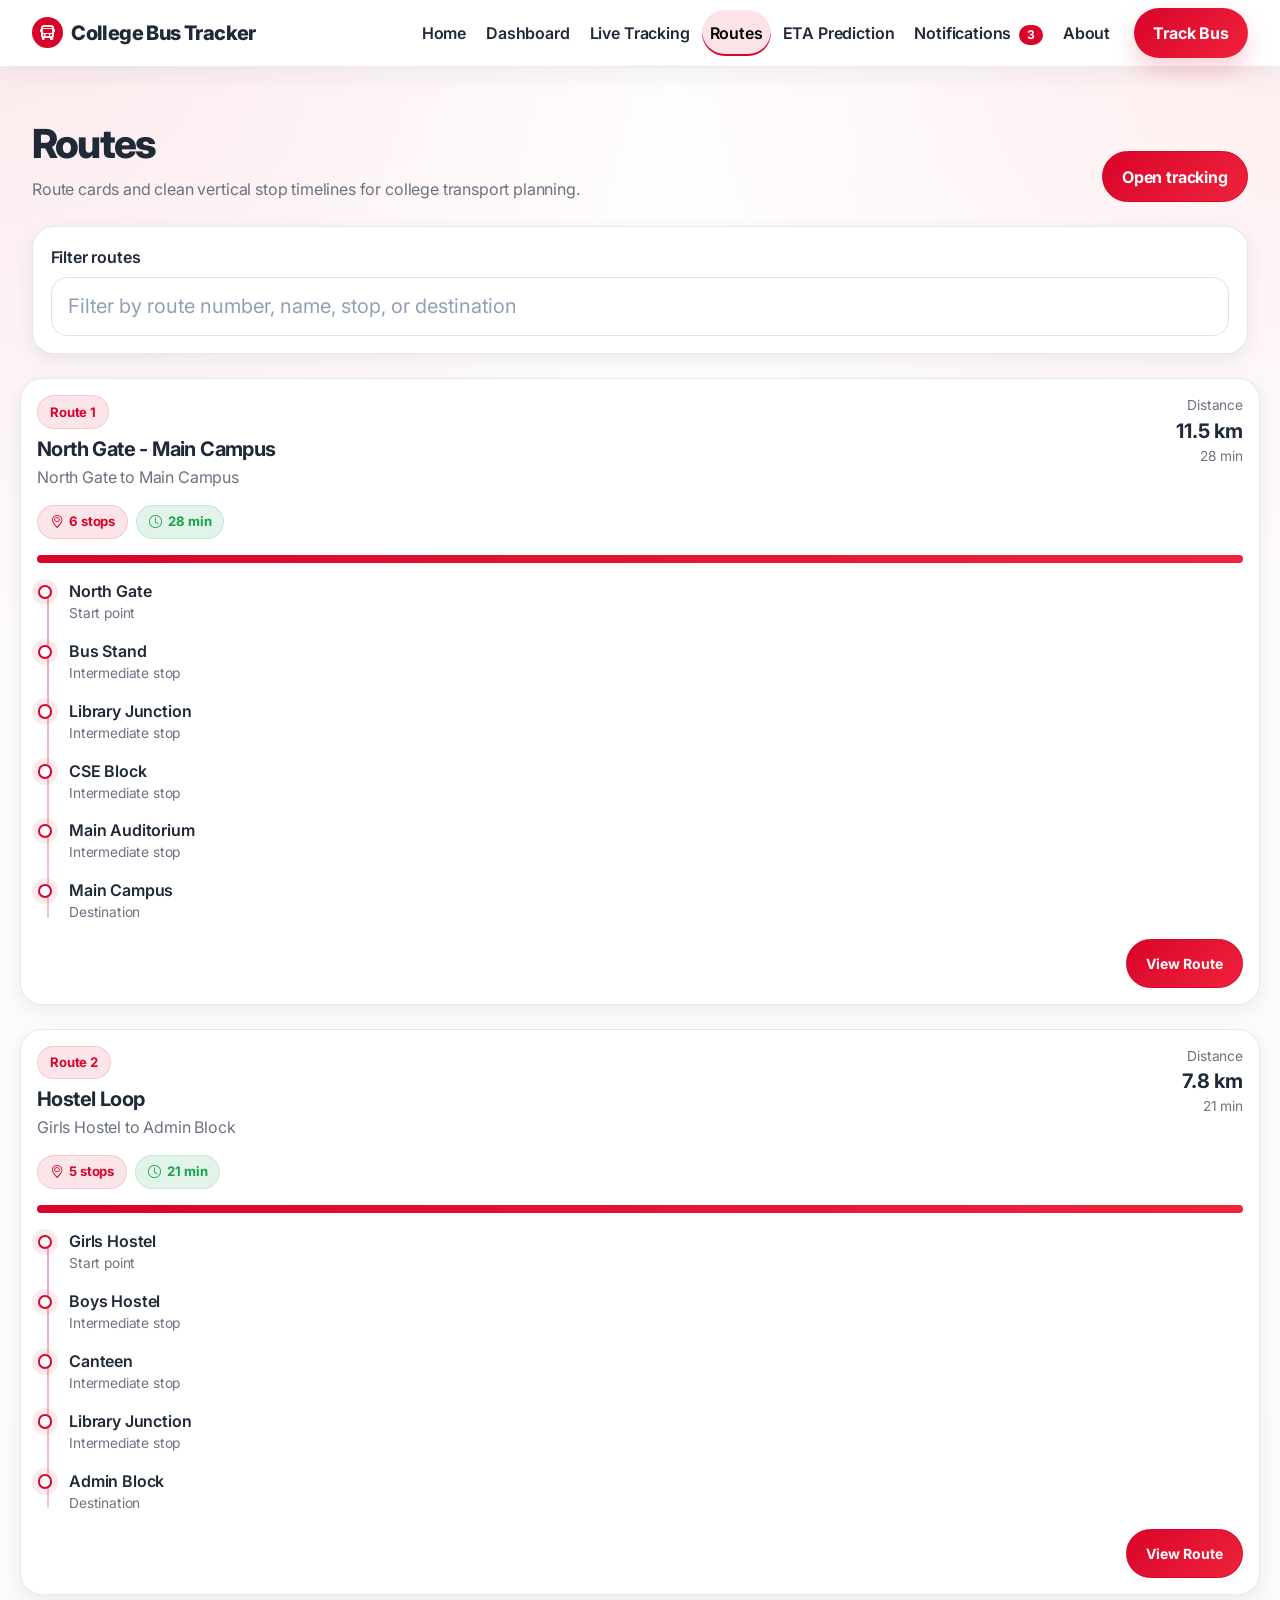
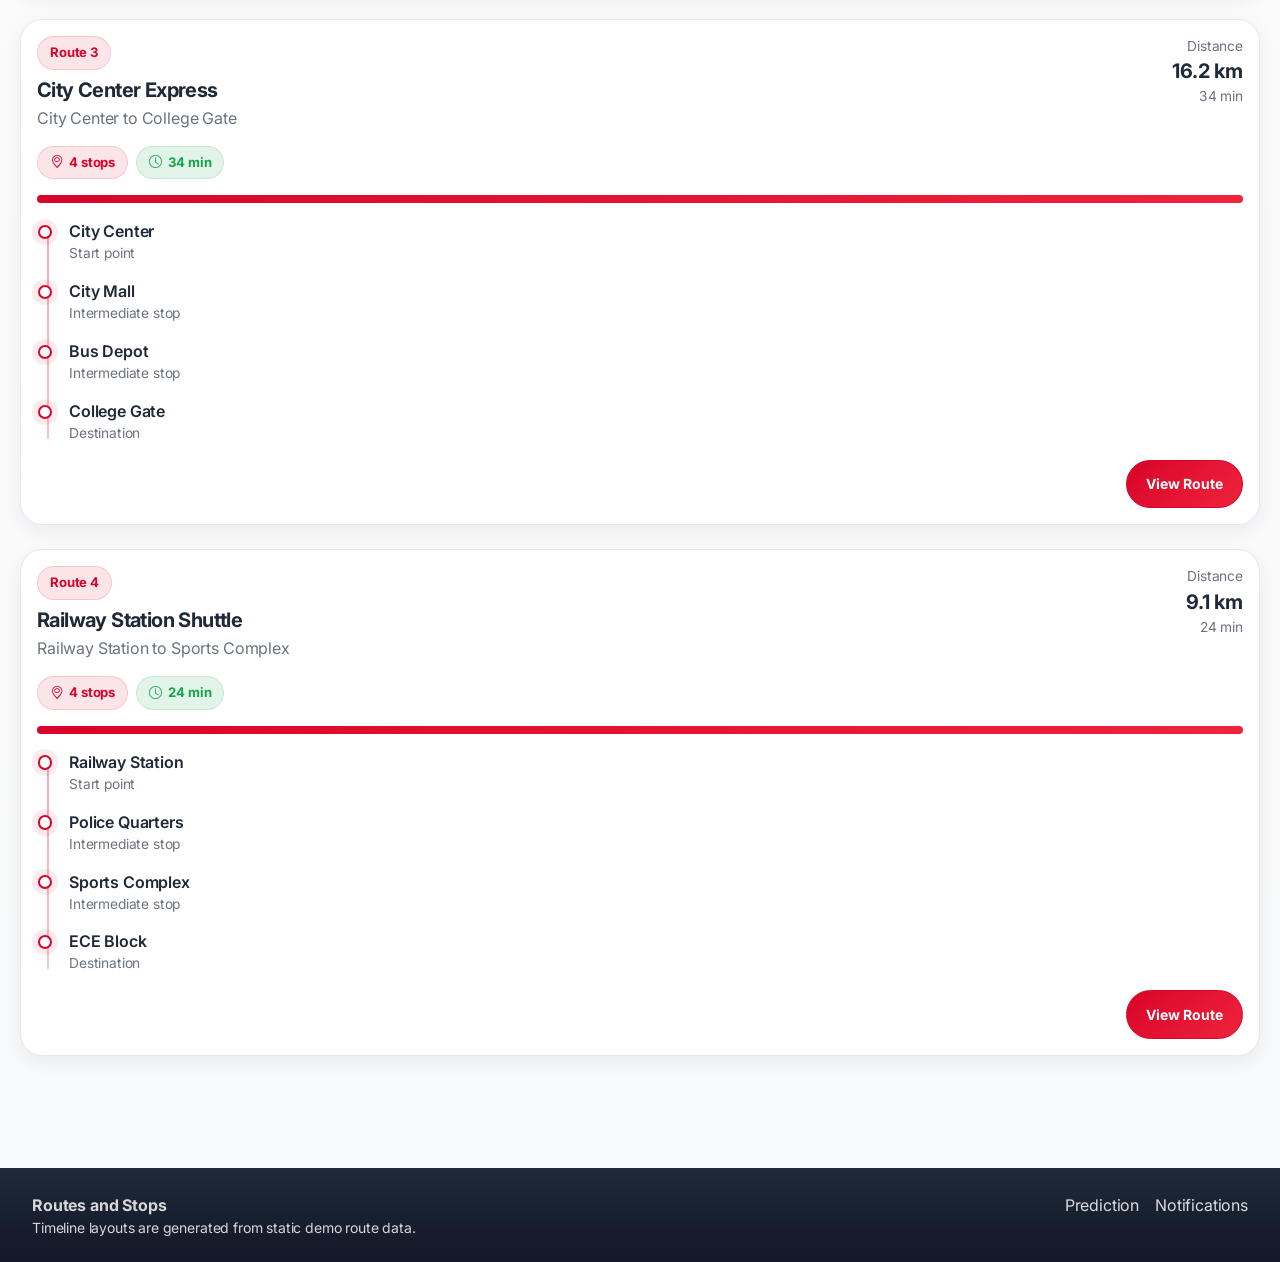
<file: routes.html>
<!doctype html>
<html lang="en">
<head>
  <meta charset="utf-8">
  <meta name="viewport" content="width=device-width, initial-scale=1">
  <title>Routes | College Bus Tracker</title>
  <link href="https://cdn.jsdelivr.net/npm/bootstrap@5.3.3/dist/css/bootstrap.min.css" rel="stylesheet">
  <link rel="stylesheet" href="https://cdn.jsdelivr.net/npm/bootstrap-icons@1.11.3/font/bootstrap-icons.css">
  <link rel="stylesheet" href="css/style.css">
</head>
<body data-page="routes">
  <nav class="navbar navbar-expand-lg navbar-light fixed-top">
    <div class="container">
      <a class="navbar-brand d-flex align-items-center gap-2" href="index.html"><span class="badge text-bg-primary rounded-pill p-2"><i class="bi bi-bus-front-fill"></i></span> College Bus Tracker</a>
      <button class="navbar-toggler" type="button" data-bs-toggle="collapse" data-bs-target="#mainNav"><span class="navbar-toggler-icon"></span></button>
      <div class="collapse navbar-collapse" id="mainNav">
        <ul class="navbar-nav ms-auto mb-2 mb-lg-0 gap-lg-1">
          <li class="nav-item"><a class="nav-link" data-nav="home" href="index.html">Home</a></li>
          <li class="nav-item"><a class="nav-link" data-nav="dashboard" href="dashboard.html">Dashboard</a></li>
          <li class="nav-item"><a class="nav-link" data-nav="tracking" href="tracking.html">Live Tracking</a></li>
          <li class="nav-item"><a class="nav-link" data-nav="routes" href="routes.html">Routes</a></li>
          <li class="nav-item"><a class="nav-link" data-nav="prediction" href="prediction.html">ETA Prediction</a></li>
          <li class="nav-item"><a class="nav-link" data-nav="notifications" href="notifications.html">Notifications <span class="badge text-bg-primary rounded-pill ms-1 d-none" data-unread-count></span></a></li>
          <li class="nav-item"><a class="nav-link" data-nav="about" href="about.html">About</a></li>
        </ul>
        <a class="btn nav-track-btn ms-lg-3 mt-3 mt-lg-0" href="tracking.html">Track Bus</a>
      </div>
    </div>
  </nav>
  <main class="pt-5">
    <section class="py-5 mt-4">
      <div class="container">
        <div class="d-flex flex-wrap justify-content-between align-items-end gap-3 mb-4">
          <div><h1 class="section-title mb-2">Routes</h1><p class="section-subtitle mb-0">Route cards and clean vertical stop timelines for college transport planning.</p></div>
          <a href="tracking.html" class="btn btn-primary">Open tracking</a>
        </div>

        <div class="panel-card mb-4">
          <label class="form-label fw-semibold">Filter routes</label>
          <input class="form-control form-control-lg" data-route-filter placeholder="Filter by route number, name, stop, or destination">
        </div>

        <div class="row g-4" data-routes></div>
      </div>
    </section>
  </main>

  <div class="modal fade" id="routeModal" tabindex="-1" aria-hidden="true">
    <div class="modal-dialog modal-dialog-centered modal-lg">
      <div class="modal-content border-0 shadow">
        <div class="modal-header">
          <h5 class="modal-title" data-modal-title>Route details</h5>
          <button type="button" class="btn-close" data-bs-dismiss="modal" aria-label="Close"></button>
        </div>
        <div class="modal-body" data-modal-body></div>
      </div>
    </div>
  </div>

  <footer class="footer py-4">
    <div class="container d-flex flex-wrap justify-content-between gap-3">
      <div><div class="fw-bold">Routes and Stops</div><div class="small">Timeline layouts are generated from static demo route data.</div></div>
      <div><a href="prediction.html" class="me-3">Prediction</a><a href="notifications.html">Notifications</a></div>
    </div>
  </footer>

  <div class="toast-container position-fixed bottom-0 end-0 p-3"></div>
  <script src="https://cdn.jsdelivr.net/npm/bootstrap@5.3.3/dist/js/bootstrap.bundle.min.js"></script>
  <script src="js/app.js"></script>
</body>
</html>
</file>
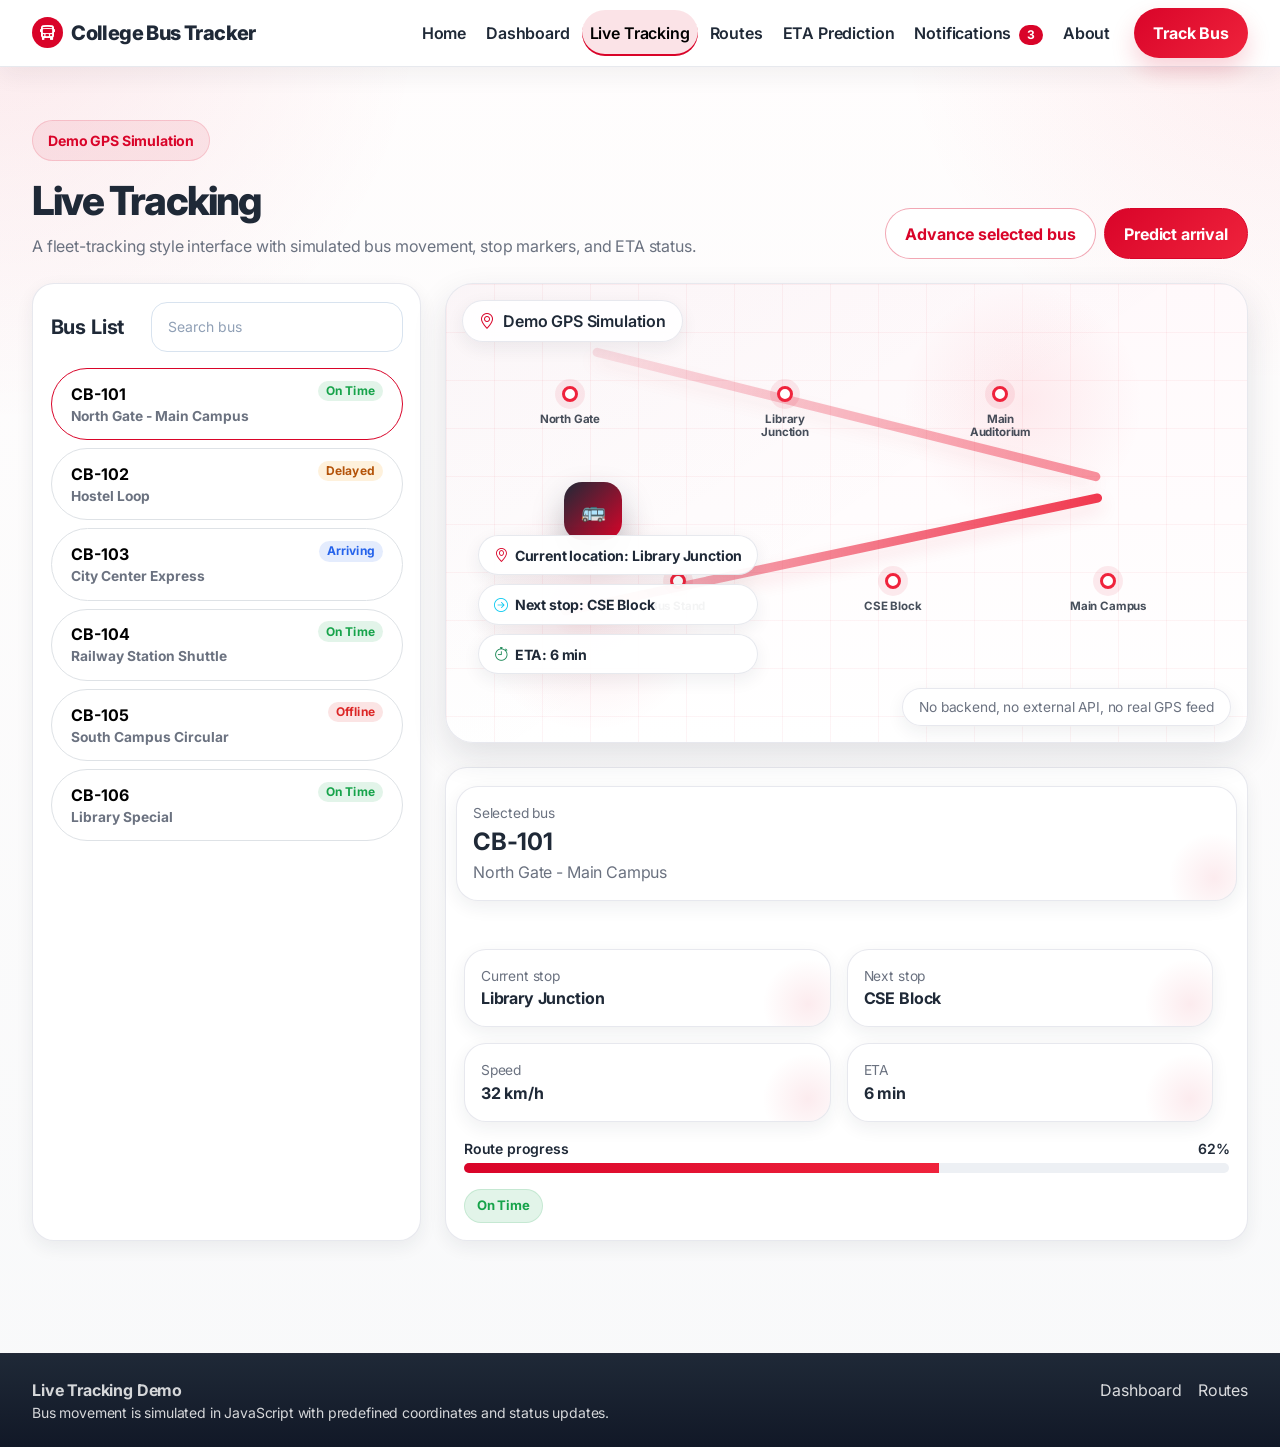
<file: tracking.html>
<!doctype html>
<html lang="en">
<head>
  <meta charset="utf-8">
  <meta name="viewport" content="width=device-width, initial-scale=1">
  <title>Live Tracking | College Bus Tracker</title>
  <link href="https://cdn.jsdelivr.net/npm/bootstrap@5.3.3/dist/css/bootstrap.min.css" rel="stylesheet">
  <link rel="stylesheet" href="https://cdn.jsdelivr.net/npm/bootstrap-icons@1.11.3/font/bootstrap-icons.css">
  <link rel="stylesheet" href="css/style.css">
</head>
<body data-page="tracking">
  <nav class="navbar navbar-expand-lg navbar-light fixed-top">
    <div class="container">
      <a class="navbar-brand d-flex align-items-center gap-2" href="index.html"><span class="badge text-bg-primary rounded-pill p-2"><i class="bi bi-bus-front-fill"></i></span> College Bus Tracker</a>
      <button class="navbar-toggler" type="button" data-bs-toggle="collapse" data-bs-target="#mainNav"><span class="navbar-toggler-icon"></span></button>
      <div class="collapse navbar-collapse" id="mainNav">
        <ul class="navbar-nav ms-auto mb-2 mb-lg-0 gap-lg-1">
          <li class="nav-item"><a class="nav-link" data-nav="home" href="index.html">Home</a></li>
          <li class="nav-item"><a class="nav-link" data-nav="dashboard" href="dashboard.html">Dashboard</a></li>
          <li class="nav-item"><a class="nav-link" data-nav="tracking" href="tracking.html">Live Tracking</a></li>
          <li class="nav-item"><a class="nav-link" data-nav="routes" href="routes.html">Routes</a></li>
          <li class="nav-item"><a class="nav-link" data-nav="prediction" href="prediction.html">ETA Prediction</a></li>
          <li class="nav-item"><a class="nav-link" data-nav="notifications" href="notifications.html">Notifications <span class="badge text-bg-primary rounded-pill ms-1 d-none" data-unread-count></span></a></li>
          <li class="nav-item"><a class="nav-link" data-nav="about" href="about.html">About</a></li>
        </ul>
        <a class="btn nav-track-btn ms-lg-3 mt-3 mt-lg-0" href="tracking.html">Track Bus</a>
      </div>
    </div>
  </nav>
  <main class="pt-5">
    <section class="py-5 mt-4">
      <div class="container">
        <div class="d-flex flex-wrap justify-content-between align-items-end gap-3 mb-4">
          <div>
            <span class="hero-badge mb-3" data-tracking-heading>Demo GPS Simulation</span>
            <h1 class="section-title mb-2">Live Tracking</h1>
            <p class="section-subtitle mb-0">A fleet-tracking style interface with simulated bus movement, stop markers, and ETA status.</p>
          </div>
          <div class="d-flex gap-2">
            <button class="btn btn-outline-primary" data-simulate-advance>Advance selected bus</button>
            <a class="btn btn-primary" href="prediction.html">Predict arrival</a>
          </div>
        </div>

        <div class="row g-4">
          <div class="col-lg-4">
            <div class="panel-card h-100">
              <div class="d-flex justify-content-between align-items-center mb-3">
                <h5 class="fw-bold mb-0">Bus List</h5>
                <input class="form-control form-control-sm w-auto" data-tracking-search placeholder="Search bus">
              </div>
              <div data-tracking-bus-list></div>
            </div>
          </div>
          <div class="col-lg-8">
            <div class="map-shell p-3 mb-4">
              <div class="map-grid"></div>
              <div class="position-absolute top-0 start-0 m-3 glass-card px-3 py-2 fw-semibold">
                <i class="bi bi-geo-alt text-primary me-1"></i> Demo GPS Simulation
              </div>
              <div class="position-absolute bottom-0 end-0 m-3 glass-card px-3 py-2 small-note">No backend, no external API, no real GPS feed</div>
              <div data-tracker class="position-relative w-100 h-100" style="min-height: 390px;"></div>
            </div>
            <div class="panel-card">
              <div class="row g-3" data-tracking-details></div>
            </div>
          </div>
        </div>
      </div>
    </section>
  </main>

  <footer class="footer py-4">
    <div class="container d-flex flex-wrap justify-content-between gap-3">
      <div><div class="fw-bold">Live Tracking Demo</div><div class="small">Bus movement is simulated in JavaScript with predefined coordinates and status updates.</div></div>
      <div><a href="dashboard.html" class="me-3">Dashboard</a><a href="routes.html">Routes</a></div>
    </div>
  </footer>

  <div class="toast-container position-fixed bottom-0 end-0 p-3"></div>
  <script src="https://cdn.jsdelivr.net/npm/bootstrap@5.3.3/dist/js/bootstrap.bundle.min.js"></script>
  <script src="js/app.js"></script>
  <script src="js/tracking.js"></script>
</body>
</html>
</file>
<file: css/style.css>
@import url("https://fonts.googleapis.com/css2?family=Inter:wght@400;500;600;700;800;900&display=swap");

:root {
  --primary: #d90429;
  --primary-dark: #a90321;
  --light-red: #ffe5ea;
  --accent: #ef233c;
  --charcoal: #1f2937;
  --charcoal-2: #374151;
  --bg: #f8f9fa;
  --white: #ffffff;
  --green: #16a34a;
  --amber: #f59e0b;
  --error: #dc2626;
  --status-blue: #2563eb;
  --line: #e6e8ee;
  --text: #1f2937;
  --muted: #6b7280;
  --shadow-sm: 0 6px 18px rgba(31, 41, 55, 0.07);
  --shadow-md: 0 14px 34px rgba(31, 41, 55, 0.12);
  --shadow-lg: 0 22px 60px rgba(31, 41, 55, 0.16);
  --radius: 22px;

  --bs-primary: #d90429;
  --bs-primary-rgb: 217, 4, 41;
  --bs-body-bg: #f8f9fa;
  --bs-body-color: #1f2937;
  --bs-link-color: #a90321;
  --bs-link-hover-color: #d90429;
}

*,
*::before,
*::after {
  box-sizing: border-box;
}

html {
  scroll-behavior: smooth;
}

body {
  margin: 0;
  font-family: "Inter", system-ui, -apple-system, BlinkMacSystemFont, "Segoe UI", sans-serif;
  color: var(--text);
  background:
    radial-gradient(circle at top left, rgba(217, 4, 41, 0.08), transparent 22%),
    radial-gradient(circle at top right, rgba(239, 35, 60, 0.07), transparent 20%),
    linear-gradient(180deg, #fffdfd 0%, var(--bg) 100%);
  min-height: 100vh;
  letter-spacing: -0.01em;
}

a {
  color: inherit;
  text-decoration: none;
}

a:hover {
  color: inherit;
}

main {
  position: relative;
  z-index: 1;
}

.container {
  max-width: 1240px;
}

.navbar {
  background: rgba(255, 255, 255, 0.96);
  backdrop-filter: blur(16px);
  border-bottom: 1px solid rgba(230, 232, 238, 0.95);
  box-shadow: 0 8px 24px rgba(31, 41, 55, 0.06);
}

.navbar-brand {
  color: var(--charcoal);
  font-weight: 800;
  letter-spacing: -0.03em;
}

.navbar-brand:hover {
  color: var(--charcoal);
}

.navbar-toggler {
  border: 1px solid rgba(31, 41, 55, 0.12);
  padding: 0.55rem 0.7rem;
}

.navbar-toggler:focus {
  box-shadow: 0 0 0 0.2rem rgba(217, 4, 41, 0.16);
}

.nav-link {
  color: var(--charcoal);
  font-weight: 600;
  padding: 0.7rem 1rem;
  border-radius: 999px;
  transition: background-color 0.2s ease, color 0.2s ease, transform 0.2s ease;
}

.nav-link:hover,
.nav-link:focus-visible {
  color: var(--primary);
  background: rgba(217, 4, 41, 0.08);
}

.nav-link.active {
  color: var(--primary);
  background: rgba(217, 4, 41, 0.11);
  box-shadow: inset 0 -2px 0 var(--primary);
}

.nav-track-btn {
  background: linear-gradient(135deg, var(--primary), var(--accent));
  color: #fff;
  border: 0;
  box-shadow: 0 12px 24px rgba(217, 4, 41, 0.18);
}

.nav-track-btn:hover,
.nav-track-btn:focus-visible {
  color: #fff;
  box-shadow: 0 16px 30px rgba(217, 4, 41, 0.22);
  transform: translateY(-1px);
}

.hero {
  position: relative;
  overflow: clip;
  padding: 132px 0 74px;
}

.hero::before {
  content: "";
  position: absolute;
  inset: 0;
  background:
    radial-gradient(circle at 15% 15%, rgba(217, 4, 41, 0.09), transparent 18%),
    radial-gradient(circle at 80% 10%, rgba(239, 35, 60, 0.09), transparent 22%),
    linear-gradient(135deg, rgba(217, 4, 41, 0.03), transparent 60%);
  pointer-events: none;
}

.hero::after {
  content: "";
  position: absolute;
  right: -4rem;
  top: 4rem;
  width: 22rem;
  height: 22rem;
  border-radius: 50%;
  background:
    radial-gradient(circle at 35% 35%, rgba(217, 4, 41, 0.12), transparent 52%),
    radial-gradient(circle at 62% 65%, rgba(239, 35, 60, 0.1), transparent 45%);
  filter: blur(2px);
  pointer-events: none;
}

.hero h1,
.section-title {
  letter-spacing: -0.045em;
  color: var(--charcoal);
}

.hero h1 {
  font-weight: 900;
  line-height: 0.96;
}

.section-title {
  font-weight: 800;
}

.section-subtitle {
  color: var(--muted);
  max-width: 740px;
  line-height: 1.65;
}

.hero-badge {
  display: inline-flex;
  align-items: center;
  gap: 0.5rem;
  padding: 0.56rem 0.95rem;
  border-radius: 999px;
  background: rgba(217, 4, 41, 0.08);
  color: var(--primary);
  border: 1px solid rgba(217, 4, 41, 0.14);
  font-size: 0.88rem;
  font-weight: 700;
}

.hero-panel,
.panel-card,
.glass-card,
.stat-card,
.feature-card,
.route-card,
.bus-card,
.notification-card {
  background: var(--white);
  border: 1px solid rgba(230, 232, 238, 0.96);
  border-radius: var(--radius);
  box-shadow: var(--shadow-sm);
}

.hero-panel {
  background:
    linear-gradient(180deg, rgba(255, 255, 255, 0.98), rgba(255, 248, 250, 0.98)),
    linear-gradient(145deg, rgba(217, 4, 41, 0.04), rgba(239, 35, 60, 0.05));
  padding: 1.25rem;
  border: 1px solid rgba(217, 4, 41, 0.12);
}

.hero-panel .mini-map {
  min-height: 360px;
  position: relative;
  overflow: hidden;
  border-radius: 26px;
  background:
    linear-gradient(rgba(217, 4, 41, 0.07) 1px, transparent 1px),
    linear-gradient(90deg, rgba(217, 4, 41, 0.07) 1px, transparent 1px),
    linear-gradient(180deg, #fff8fa 0%, #ffffff 100%);
  background-size: 42px 42px, 42px 42px, auto;
  border: 1px solid rgba(230, 232, 238, 0.9);
}

.hero-panel .mini-map::before,
.map-shell::before {
  content: "";
  position: absolute;
  inset: 0;
  background:
    linear-gradient(145deg, rgba(31, 41, 55, 0.02), transparent 55%),
    radial-gradient(circle at 18% 72%, rgba(217, 4, 41, 0.08), transparent 16%),
    radial-gradient(circle at 72% 26%, rgba(239, 35, 60, 0.08), transparent 18%);
  pointer-events: none;
}

.glass-card {
  background: rgba(255, 255, 255, 0.88);
  backdrop-filter: blur(12px);
}

.panel-card,
.glass-card,
.stat-card,
.feature-card,
.route-card,
.bus-card,
.notification-card {
  transition: transform 0.22s ease, box-shadow 0.22s ease, border-color 0.22s ease;
}

.feature-card:hover,
.route-card:hover,
.bus-card:hover,
.notification-card:hover,
.panel-card:hover,
.stat-card:hover {
  transform: translateY(-4px);
  box-shadow: var(--shadow-md);
  border-color: rgba(217, 4, 41, 0.16);
}

.panel-card,
.feature-card,
.route-card,
.bus-card,
.notification-card,
.stat-card {
  padding: 1.1rem;
}

.notification-card {
  position: relative;
  overflow: hidden;
}

.notification-card.unread {
  border-color: rgba(217, 4, 41, 0.22);
  box-shadow: 0 14px 34px rgba(217, 4, 41, 0.08);
}

.notification-card.unread::before {
  content: "";
  position: absolute;
  inset: 0 auto 0 0;
  width: 4px;
  background: linear-gradient(180deg, var(--primary), var(--accent));
}

.dashboard-grid {
  display: grid;
  gap: 1rem;
}

.stat-card {
  position: relative;
  overflow: hidden;
}

.stat-card::after {
  content: "";
  position: absolute;
  inset: auto -24px -24px auto;
  width: 92px;
  height: 92px;
  border-radius: 50%;
  background: radial-gradient(circle, rgba(217, 4, 41, 0.08), transparent 70%);
}

.stat-card .value {
  font-size: 2rem;
  line-height: 1;
  font-weight: 900;
  color: var(--charcoal);
  letter-spacing: -0.05em;
}

.stat-card .label,
.small-note,
.muted {
  color: var(--muted) !important;
}

.small-note {
  font-size: 0.86rem;
}

.feature-icon,
.stat-icon,
.notification-icon {
  width: 56px;
  height: 56px;
  display: grid;
  place-items: center;
  border-radius: 18px;
  background: linear-gradient(135deg, rgba(217, 4, 41, 0.12), rgba(239, 35, 60, 0.12));
  color: var(--primary);
  font-size: 1.35rem;
  box-shadow: inset 0 0 0 1px rgba(217, 4, 41, 0.08);
}

.notification-icon {
  width: 48px;
  height: 48px;
  flex: 0 0 auto;
  font-size: 1.1rem;
}

.notification-icon.delay {
  background: rgba(220, 38, 38, 0.1);
  color: var(--error);
}

.notification-icon.arrival {
  background: rgba(37, 99, 235, 0.12);
  color: var(--status-blue);
}

.notification-icon.route {
  background: rgba(217, 4, 41, 0.12);
  color: var(--primary);
}

.notification-icon.announcement {
  background: rgba(22, 163, 74, 0.1);
  color: var(--green);
}

.feature-card h5,
.route-card h5,
.bus-card h5,
.notification-card h6 {
  color: var(--charcoal);
  font-weight: 800;
  letter-spacing: -0.03em;
}

.feature-card p,
.route-card p,
.bus-card p,
.notification-card p {
  color: var(--muted);
  line-height: 1.6;
}

.hero-panel .glass-card,
.panel-card .glass-card {
  box-shadow: none;
}

.route-line,
.progress-line {
  height: 8px;
  border-radius: 999px;
  background: linear-gradient(90deg, var(--primary), var(--accent));
}

.progress {
  background: #edf0f4;
  border-radius: 999px;
  overflow: hidden;
}

.progress-bar {
  background: linear-gradient(90deg, var(--primary), var(--accent));
}

.btn {
  border-radius: 999px;
  font-weight: 700;
  padding: 0.8rem 1.2rem;
  transition: transform 0.18s ease, box-shadow 0.18s ease, background-color 0.18s ease, border-color 0.18s ease, color 0.18s ease;
}

.btn:hover,
.btn:focus-visible {
  transform: translateY(-1px);
  box-shadow: 0 12px 24px rgba(31, 41, 55, 0.16);
}

.btn:focus-visible,
.form-control:focus,
.form-select:focus,
.btn-close:focus {
  box-shadow: 0 0 0 0.24rem rgba(217, 4, 41, 0.16);
}

.btn-primary,
.btn-primary:hover,
.btn-primary:focus-visible,
.btn-primary:active {
  background: linear-gradient(135deg, var(--primary), var(--accent));
  border-color: var(--primary);
  color: #fff;
}

.btn-outline-primary {
  background: #fff;
  color: var(--primary);
  border: 1px solid rgba(217, 4, 41, 0.35);
}

.btn-outline-primary:hover,
.btn-outline-primary:focus-visible {
  background: rgba(217, 4, 41, 0.08);
  color: var(--primary-dark);
  border-color: rgba(217, 4, 41, 0.46);
}

.btn-light {
  background: #fff;
  border-color: var(--line);
}

.badge {
  border-radius: 999px;
  font-weight: 700;
  letter-spacing: 0.01em;
}

.badge-soft,
.bus-tag,
.status-pill {
  display: inline-flex;
  align-items: center;
  gap: 0.4rem;
  padding: 0.38rem 0.75rem;
  border-radius: 999px;
  font-weight: 700;
  font-size: 0.82rem;
  border: 1px solid transparent;
}

.status-on-time,
.badge-on-time {
  background: rgba(22, 163, 74, 0.12);
  color: var(--green);
  border-color: rgba(22, 163, 74, 0.14);
}

.status-delayed,
.badge-delayed {
  background: rgba(245, 158, 11, 0.14);
  color: #b45309;
  border-color: rgba(245, 158, 11, 0.18);
}

.status-moving,
.badge-moving {
  background: rgba(217, 4, 41, 0.1);
  color: var(--primary);
  border-color: rgba(217, 4, 41, 0.14);
}

.status-idle,
.status-offline,
.badge-idle,
.badge-offline {
  background: rgba(220, 38, 38, 0.12);
  color: var(--error);
  border-color: rgba(220, 38, 38, 0.16);
}

.status-arriving,
.badge-arriving {
  background: rgba(37, 99, 235, 0.12);
  color: var(--status-blue);
  border-color: rgba(37, 99, 235, 0.16);
}

.timeline {
  position: relative;
  padding-left: 2rem;
}

.timeline::before {
  content: "";
  position: absolute;
  top: 0.4rem;
  bottom: 0.3rem;
  left: 0.62rem;
  width: 2px;
  border-radius: 999px;
  background: linear-gradient(180deg, rgba(217, 4, 41, 0.34), rgba(239, 35, 60, 0.28));
}

.timeline-step {
  position: relative;
  margin-bottom: 0.95rem;
}

.timeline-step::before {
  content: "";
  position: absolute;
  left: -1.95rem;
  top: 0.35rem;
  width: 0.9rem;
  height: 0.9rem;
  border-radius: 50%;
  background: #fff;
  border: 2px solid var(--primary);
  box-shadow: 0 0 0 6px rgba(217, 4, 41, 0.08);
}

.map-shell {
  min-height: 460px;
  position: relative;
  overflow: hidden;
  border-radius: 28px;
  background: linear-gradient(180deg, #fff9fb 0%, #ffffff 100%);
  border: 1px solid rgba(230, 232, 238, 0.96);
  box-shadow: var(--shadow-md);
}

.map-grid {
  position: absolute;
  inset: 0;
  background:
    linear-gradient(rgba(217, 4, 41, 0.07) 1px, transparent 1px),
    linear-gradient(90deg, rgba(217, 4, 41, 0.07) 1px, transparent 1px);
  background-size: 48px 48px;
  opacity: 0.65;
}

.route-path {
  position: absolute;
  height: 9px;
  border-radius: 999px;
  background: linear-gradient(90deg, rgba(217, 4, 41, 0.2), rgba(239, 35, 60, 0.9));
  box-shadow: 0 8px 18px rgba(217, 4, 41, 0.12);
}

.bus-marker {
  position: absolute;
  width: 58px;
  height: 58px;
  display: grid;
  place-items: center;
  border-radius: 18px;
  color: #fff;
  background: linear-gradient(135deg, var(--charcoal), var(--primary));
  box-shadow: 0 16px 32px rgba(31, 41, 55, 0.28);
  transition: left 0.55s ease, top 0.55s ease, transform 0.55s ease;
}

.bus-marker span {
  font-size: 1.25rem;
}

.stop-marker {
  position: absolute;
  width: 16px;
  height: 16px;
  margin-left: -8px;
  margin-top: -8px;
  border-radius: 50%;
  background: #fff;
  border: 3px solid var(--accent);
  box-shadow: 0 0 0 7px rgba(217, 4, 41, 0.08);
}

.stop-marker span {
  position: absolute;
  left: 50%;
  top: 24px;
  transform: translateX(-50%);
  width: 90px;
  color: var(--charcoal);
  font-size: 0.72rem;
  font-weight: 700;
  text-align: center;
  line-height: 1.15;
  opacity: 0.82;
}

.map-legend {
  position: absolute;
  left: 1rem;
  bottom: 1rem;
  display: grid;
  gap: 0.55rem;
  z-index: 2;
}

.map-pill {
  display: inline-flex;
  align-items: center;
  gap: 0.45rem;
  padding: 0.55rem 0.9rem;
  border-radius: 999px;
  background: rgba(255, 255, 255, 0.94);
  box-shadow: var(--shadow-sm);
  border: 1px solid rgba(230, 232, 238, 0.95);
  font-size: 0.88rem;
  font-weight: 700;
  color: var(--charcoal);
}

.transport-visual {
  position: absolute;
  inset: 0;
  overflow: hidden;
  pointer-events: none;
}

.transport-visual::before,
.transport-visual::after {
  content: "";
  position: absolute;
  border-radius: 50%;
  border: 1px solid rgba(217, 4, 41, 0.12);
}

.transport-visual::before {
  width: 260px;
  height: 260px;
  right: -90px;
  top: -40px;
}

.transport-visual::after {
  width: 180px;
  height: 180px;
  left: -60px;
  bottom: -50px;
}

.toast-container {
  z-index: 1095;
}

.toast {
  border-radius: 16px;
  box-shadow: var(--shadow-md);
}

.form-control,
.form-select {
  border-radius: 16px;
  border: 1px solid #d8e3ef;
  padding: 0.84rem 1rem;
  background-color: #fff;
  color: var(--text);
}

.form-control::placeholder {
  color: #90a0b6;
}

.form-control:focus,
.form-select:focus {
  border-color: rgba(217, 4, 41, 0.55);
}

.table {
  color: var(--text);
}

.table thead th {
  background: #f9eef0;
  color: var(--charcoal);
  font-weight: 800;
  border-bottom-color: transparent;
  white-space: nowrap;
}

.table tbody tr {
  transition: background-color 0.16s ease;
}

.table tbody tr:hover {
  background: rgba(217, 4, 41, 0.04);
}

.table td,
.table th {
  border-color: rgba(230, 232, 238, 0.92);
  padding: 1rem 0.9rem;
}

.modal-content {
  border: 1px solid rgba(230, 232, 238, 0.95);
  border-radius: 24px;
  box-shadow: var(--shadow-lg);
}

.modal-header,
.modal-footer {
  border-color: rgba(230, 232, 238, 0.82);
}

.alert {
  border-radius: 18px;
}

.prediction-result-card {
  padding: 1.4rem;
  border-radius: 24px;
  background: linear-gradient(180deg, rgba(255, 255, 255, 0.99), rgba(255, 248, 250, 0.98));
  border: 1px solid rgba(230, 232, 238, 0.95);
  box-shadow: var(--shadow-md);
}

.confidence-ring {
  --value: 80;
  --size: 220px;
  width: var(--size);
  height: var(--size);
  border-radius: 50%;
  display: grid;
  place-items: center;
  text-align: center;
  margin-inline: auto;
  background:
    radial-gradient(circle at center, #ffffff 0 54%, transparent 55%),
    conic-gradient(var(--primary) calc(var(--value) * 1%), rgba(217, 4, 41, 0.12) 0);
  box-shadow: inset 0 0 0 1px rgba(230, 232, 238, 0.95), var(--shadow-sm);
}

.footer {
  margin-top: 4rem;
  background: linear-gradient(180deg, #1f2937 0%, #111827 100%);
  color: rgba(255, 255, 255, 0.82);
  border-top: 1px solid rgba(255, 255, 255, 0.08);
}

.footer a {
  color: rgba(255, 255, 255, 0.84);
}

.footer a:hover,
.footer a:focus-visible {
  color: #fff;
}

.fade-in-up {
  animation: fadeUp 0.58s ease both;
}

.stagger-1 {
  animation-delay: 0.08s;
}

.stagger-2 {
  animation-delay: 0.16s;
}

.stagger-3 {
  animation-delay: 0.24s;
}

.stagger-4 {
  animation-delay: 0.32s;
}

.stagger-5 {
  animation-delay: 0.4s;
}

@keyframes fadeUp {
  from {
    opacity: 0;
    transform: translateY(16px);
  }
  to {
    opacity: 1;
    transform: translateY(0);
  }
}

@media (max-width: 1199.98px) {
  .hero {
    padding-top: 118px;
  }
}

@media (max-width: 991.98px) {
  .hero {
    padding: 110px 0 58px;
  }

  .hero-panel .mini-map,
  .map-shell {
    min-height: 360px;
  }

  .nav-link {
    margin-bottom: 0.25rem;
  }
}

@media (max-width: 767.98px) {
  .hero {
    padding-top: 102px;
  }

  .hero h1 {
    font-size: clamp(2.3rem, 8vw, 3.4rem);
  }

  .section-title {
    font-size: clamp(1.5rem, 5vw, 2.1rem);
  }

  .stat-card .value {
    font-size: 1.65rem;
  }

  .bus-marker {
    width: 46px;
    height: 46px;
    border-radius: 14px;
  }

  .panel-card,
  .feature-card,
  .route-card,
  .bus-card,
  .notification-card,
  .stat-card {
    padding: 1rem;
  }

  .btn {
    width: auto;
    padding-inline: 1.05rem;
  }
}

@media (prefers-reduced-motion: reduce) {
  html {
    scroll-behavior: auto;
  }

  *,
  *::before,
  *::after {
    animation-duration: 0.01ms !important;
    animation-iteration-count: 1 !important;
    transition-duration: 0.01ms !important;
  }
}
</file>
